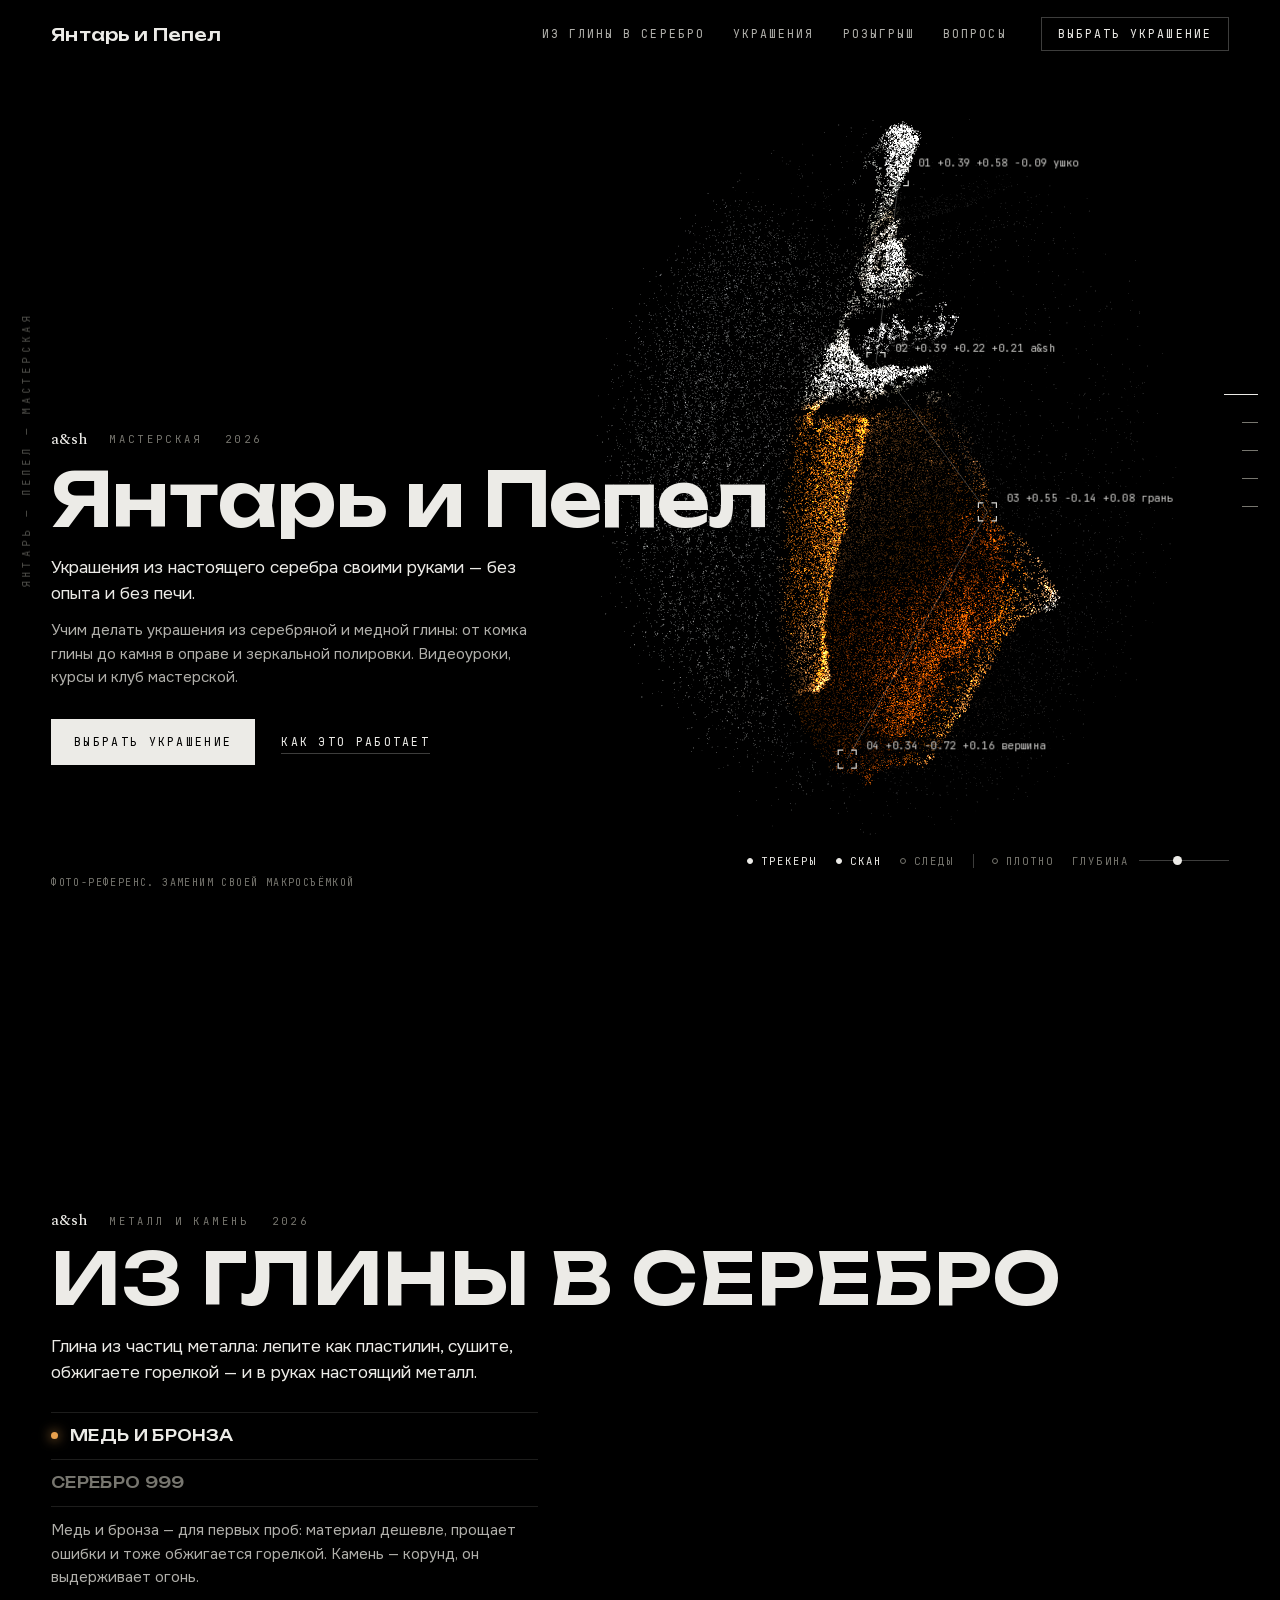
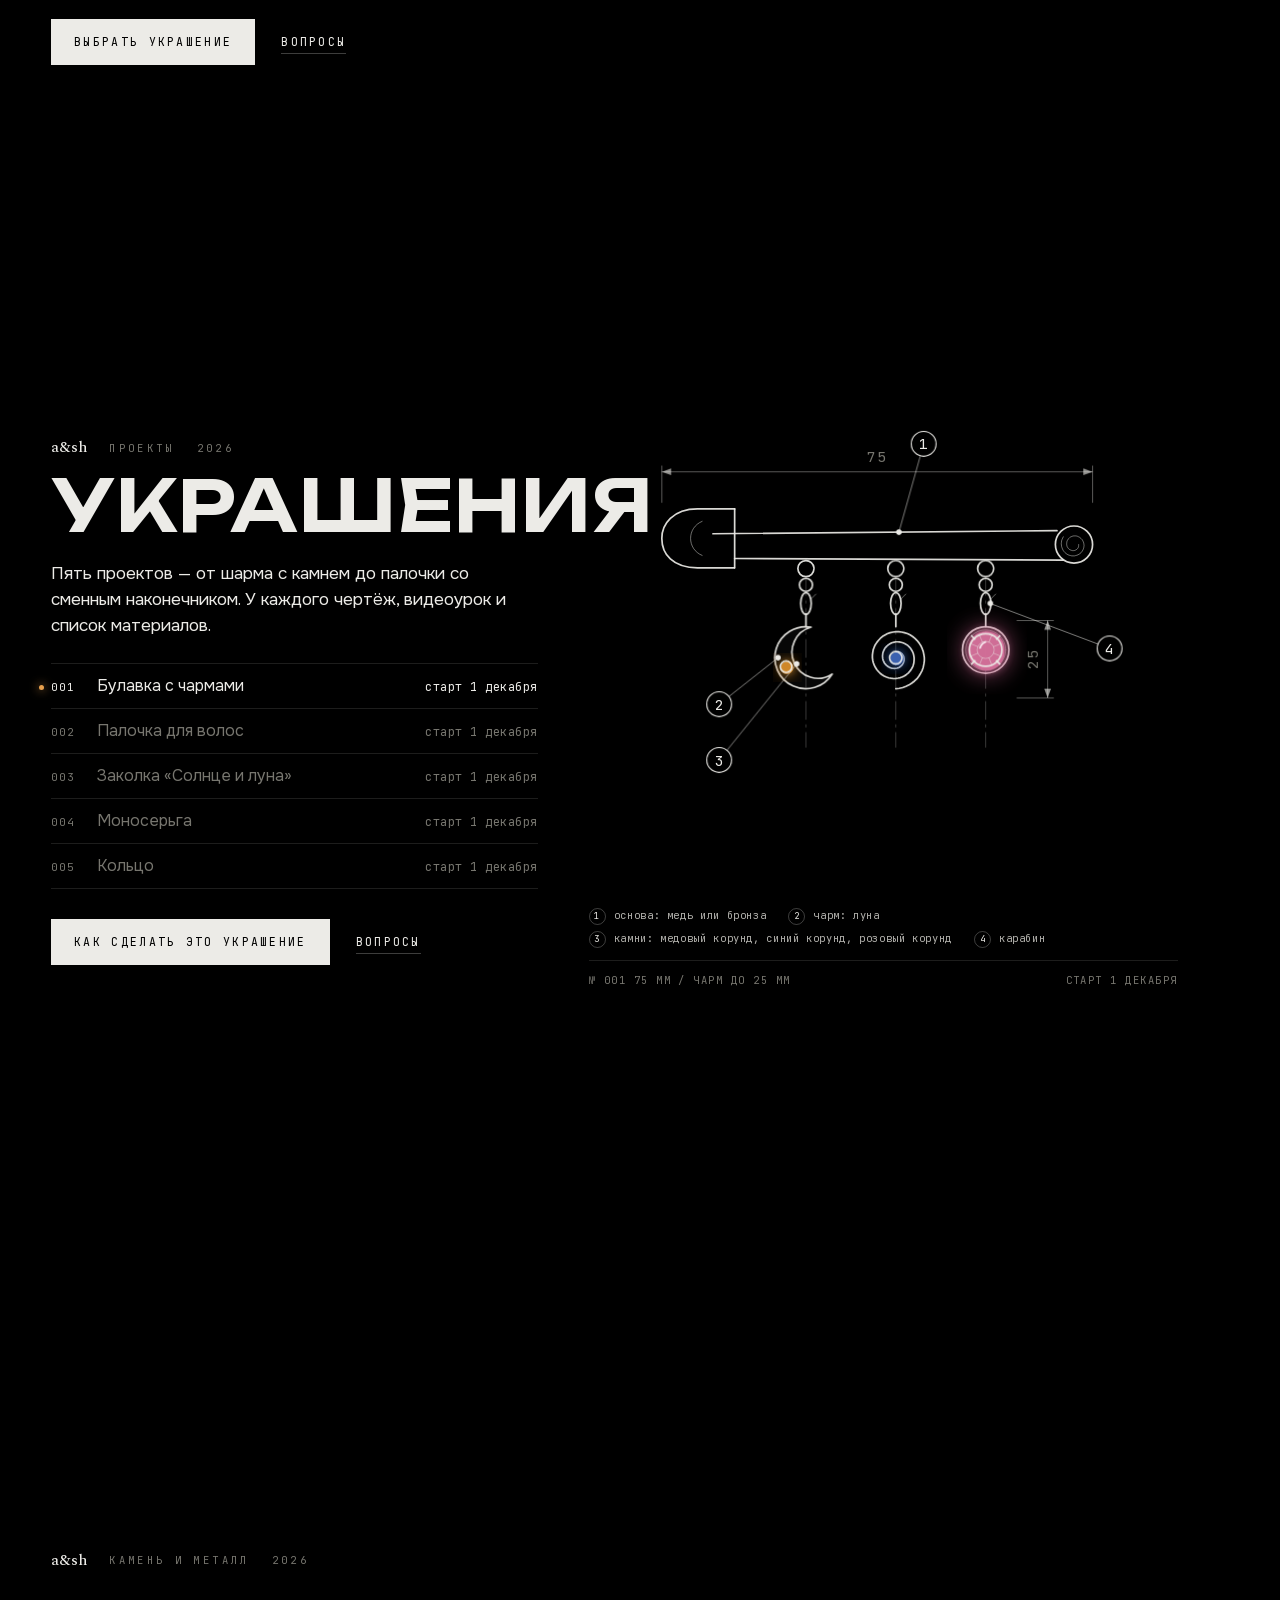
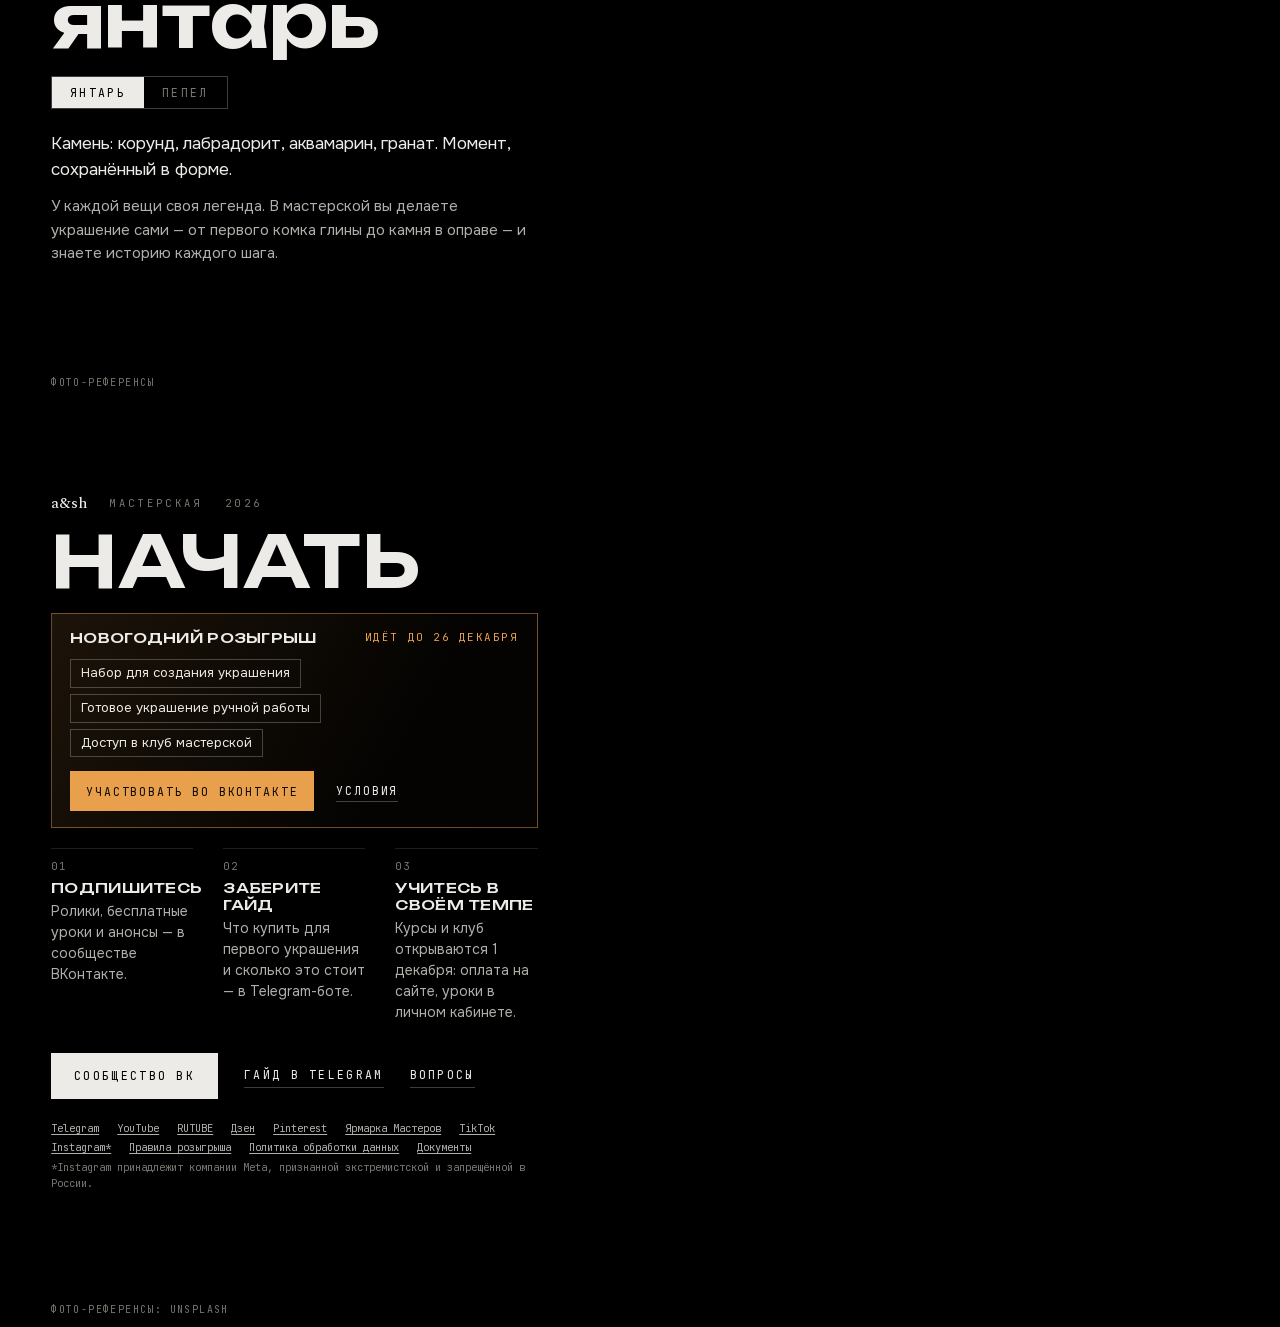
<file: index.html>
<!doctype html>
<html lang="ru">
<head>
  <meta charset="utf-8">
  <meta name="viewport" content="width=device-width, initial-scale=1, viewport-fit=cover">
  <title>Янтарь и Пепел — украшения из серебра своими руками</title>
  <meta name="description" content="Мастерская «Янтарь и Пепел»: учим делать украшения из настоящего серебра и меди своими руками — без опыта и без печи. Видеоуроки, курсы, клуб мастерской и новогодний розыгрыш.">
  <meta property="og:title" content="Янтарь и Пепел — украшения из серебра своими руками">
  <meta property="og:description" content="Серебро 999 пробы из глины: лепите, сушите, обжигаете горелкой. Курсы и видеоуроки без опыта и без печи.">
  <meta property="og:type" content="website">
  <meta property="og:url" content="https://yantaripepel.ru/">
  <meta property="og:image" content="https://yantaripepel.ru/assets/b/ref/hero-s.jpg">
  <meta property="og:locale" content="ru_RU">
  <link rel="canonical" href="https://yantaripepel.ru/">
  <meta name="theme-color" content="#000000">
  <link rel="icon" type="image/svg+xml" href="../assets/shared/favicon.svg">
  <link rel="stylesheet" href="../assets/shared/fonts.css?v=26">
  <link rel="preload" as="image" href="../assets/b/ref/hero-s.jpg">
  <link rel="modulepreload" href="../assets/b/vendor/three-0.160.0.module.min.js">
  <link rel="stylesheet" href="../assets/b/style.css?v=26">
  <script>if (window.matchMedia && matchMedia('(min-width: 900px) and (min-height: 640px)').matches) document.documentElement.classList.add('deck-mode');</script>
  <script type="importmap">{ "imports": { "three": "../assets/b/vendor/three-0.160.0.module.min.js" } }</script>
</head>
<body class="v-b">
  <svg class="defs" width="0" height="0" aria-hidden="true" focusable="false">
    <filter id="glow" x="-60%" y="-60%" width="220%" height="220%">
      <feGaussianBlur in="SourceGraphic" stdDeviation="3" result="b1"/>
      <feGaussianBlur in="SourceGraphic" stdDeviation="9" result="b2"/>
      <feMerge><feMergeNode in="b2"/><feMergeNode in="b1"/><feMergeNode in="SourceGraphic"/></feMerge>
    </filter>
  </svg>

  <canvas class="gl" aria-hidden="true"></canvas>
  <div class="trk" aria-hidden="true"><svg><path class="trk__link"/><path class="trk__mark"/></svg></div>

  <a class="skip" href="#pieces" data-go="2">К украшениям</a>

  <header class="bar">
    <a class="bar__mark" href="#stone" data-go="0" aria-label="Янтарь и Пепел, к первому слайду">Янтарь и Пепел</a>
    <nav class="bar__nav" aria-label="Разделы">
      <a href="#lines" data-go="1">Из глины в серебро</a>
      <a href="#pieces" data-go="2">Украшения</a>
      <a href="#preorder" data-go="4" data-gw-flag>Розыгрыш</a>
      <button type="button" data-faq>Вопросы</button>
    </nav>
    <a class="bar__cta" href="#pieces" data-go="2" data-cta>Выбрать украшение</a>
  </header>

  <p class="side" aria-hidden="true">янтарь — пепел — мастерская</p>

  <nav class="dots" aria-label="Слайды">
    <button type="button" data-go="0" aria-label="Мастерская"></button>
    <button type="button" data-go="1" aria-label="Из глины в серебро"></button>
    <button type="button" data-go="2" aria-label="Украшения"></button>
    <button type="button" data-go="3" aria-label="Янтарь и пепел"></button>
    <button type="button" data-go="4" aria-label="Начать"></button>
  </nav>

  <p class="count" aria-hidden="true"><b data-count>01</b><span> / 05</span></p>

  <div class="tools" role="group" aria-label="Вид облака точек">
    <button type="button" class="tool" data-tool="trackers" aria-pressed="true">Трекеры</button>
    <button type="button" class="tool" data-tool="scan" aria-pressed="true">Скан</button>
    <button type="button" class="tool" data-tool="trails" aria-pressed="false">Следы</button>
    <span class="tools__sep" aria-hidden="true"></span>
    <button type="button" class="tool" data-tool="dense" aria-pressed="false">Плотно</button>
    <label class="tools__range">Глубина<input type="range" min="0" max="2.4" step="0.1" value="1" data-depth></label>
  </div>

  <main class="deck">
    <section class="sl sl--stone" id="stone" data-scene="stone" aria-labelledby="t-stone">
      <img class="sl__still" src="../assets/b/ref/hero-s.jpg" alt="" aria-hidden="true">
      <div class="sl__copy">
        <p class="sl__tag"><span class="sl__mono">a&amp;sh</span><span data-phase>Мастерская</span><span>2026</span></p>
        <h1 class="sl__title" id="t-stone">Янтарь и Пепел</h1>
        <p class="sl__lead">Украшения из настоящего серебра своими руками — без опыта и без печи.</p>
        <p class="sl__note">Учим делать украшения из серебряной и медной глины: от комка глины до камня в оправе и зеркальной полировки. Видеоуроки, курсы и клуб мастерской.</p>
        <div class="sl__act">
          <button class="btn btn--light" type="button" data-go="2">Выбрать украшение</button>
          <button class="btn btn--text" type="button" data-go="1">Как это работает</button>
        </div>
      </div>
      <p class="sl__ref">Фото-референс. Заменим своей макросъёмкой</p>
    </section>

    <section class="sl sl--lines" id="lines" data-scene="line-classic" aria-labelledby="t-lines">
      <img class="sl__still" src="../assets/b/ref/line-rare.jpg" alt="" aria-hidden="true">
      <div class="sl__copy">
        <p class="sl__tag"><span class="sl__mono">a&amp;sh</span>Металл и камень<span>2026</span></p>
        <h2 class="sl__title" id="t-lines">Из глины в серебро</h2>
        <p class="sl__lead">Глина из частиц металла: лепите как пластилин, сушите, обжигаете горелкой — и в руках настоящий металл.</p>
        <div class="tabs" role="tablist" aria-label="Металл" aria-orientation="vertical" data-lines></div>
        <p class="sl__note" data-line-note aria-live="polite"></p>
        <div class="sl__act">
          <button class="btn btn--light" type="button" data-go="2">Выбрать украшение</button>
          <button class="btn btn--text" type="button" data-faq>Вопросы</button>
        </div>
      </div>
    </section>

    <section class="sl sl--pieces" id="pieces" data-scene="field" aria-labelledby="t-pieces">
      <div class="sl__copy">
        <p class="sl__tag"><span class="sl__mono">a&amp;sh</span>Проекты<span>2026</span></p>
        <h2 class="sl__title" id="t-pieces">Украшения</h2>
        <p class="sl__lead">Пять проектов — от шарма с камнем до палочки со сменным наконечником. У каждого чертёж, видеоурок и список материалов.</p>
        <ul class="pieces" data-pieces></ul>
        <div class="sl__act">
          <button class="btn btn--light" type="button" data-build>Как сделать это украшение</button>
          <button class="btn btn--text" type="button" data-faq>Вопросы</button>
        </div>
      </div>
      <figure class="stage" data-stage aria-live="polite">
        <div class="stage__art" data-stage-art></div>
        <ol class="stage__key" data-stage-key></ol>
        <figcaption class="stage__cap"><span data-stage-spec></span><span data-stage-status></span></figcaption>
      </figure>
    </section>

    <section class="sl sl--idea" id="idea" data-scene="amber" aria-labelledby="t-idea">
      <img class="sl__still" src="../assets/b/ref/amber-s.jpg" alt="" aria-hidden="true">
      <div class="sl__copy">
        <p class="sl__tag"><span class="sl__mono">a&amp;sh</span>Камень и металл<span>2026</span></p>
        <h2 class="sl__title" id="t-idea" data-duo-word>янтарь</h2>
        <div class="duo" role="group" aria-label="Янтарь и пепел">
          <button type="button" class="duo__b" data-duo="amber" aria-pressed="true">янтарь</button>
          <button type="button" class="duo__b" data-duo="ash" aria-pressed="false">пепел</button>
        </div>
        <p class="sl__lead" data-duo-text>Камень: корунд, лабрадорит, аквамарин, гранат. Момент, сохранённый в форме.</p>
        <p class="sl__note">У каждой вещи своя легенда. В мастерской вы делаете украшение сами — от первого комка глины до камня в оправе — и знаете историю каждого шага.</p>
      </div>
      <p class="sl__ref">Фото-референсы</p>
    </section>

    <section class="sl sl--order" id="preorder" data-scene="mono" aria-labelledby="t-order">
      <div class="sl__copy">
        <p class="sl__tag"><span class="sl__mono">a&amp;sh</span><span data-phase>Мастерская</span><span>2026</span></p>
        <h2 class="sl__title" id="t-order">Начать</h2>
        <div class="gw" data-gw>
          <p class="gw__k"><span data-gw-title>Новогодний розыгрыш</span><span class="gw__when" data-gw-when></span></p>
          <ul class="gw__prizes" data-gw-prizes></ul>
          <p class="gw__act"><a class="gw__go" data-gw-post href="https://vk.ru/yantaripepel" target="_blank" rel="noopener">Участвовать во ВКонтакте</a><button class="gw__rules" type="button" data-faq="giveaway">Условия</button></p>
          <p class="gw__winners" data-gw-winners hidden></p>
        </div>
        <ol class="steps">
          <li><b>Подпишитесь</b><span>Ролики, бесплатные уроки и анонсы — в сообществе ВКонтакте.</span></li>
          <li><b>Заберите гайд</b><span>Что купить для первого украшения и сколько это стоит — в Telegram-боте.</span></li>
          <li><b>Учитесь в своём темпе</b><span>Курсы и клуб открываются <time data-launch>1 декабря</time>: оплата на сайте, уроки в личном кабинете.</span></li>
        </ol>
        <div class="sl__act">
          <a class="btn btn--light" data-form="waitlist" href="#" target="_blank" rel="noopener" hidden>Записаться на старт</a>
          <a class="btn btn--light" data-link="vk" href="https://vk.ru/yantaripepel" target="_blank" rel="noopener">Сообщество ВК</a>
          <a class="btn btn--text" data-link="bot" href="https://t.me/yantaripepel_bot" target="_blank" rel="noopener">Гайд в Telegram</a>
          <button class="btn btn--text" type="button" data-faq>Вопросы</button>
        </div>
        <p class="sl__fine">
          <a data-link="telegram" href="#" target="_blank" rel="noopener" hidden>Telegram</a>
          <a data-link="youtube" href="#" target="_blank" rel="noopener" hidden>YouTube</a>
          <a data-link="rutube" href="#" target="_blank" rel="noopener" hidden>RUTUBE</a>
          <a data-link="dzen" href="#" target="_blank" rel="noopener" hidden>Дзен</a>
          <a data-link="pinterest" href="#" target="_blank" rel="noopener" hidden>Pinterest</a>
          <a data-link="livemaster" href="#" target="_blank" rel="noopener" hidden>Ярмарка Мастеров</a>
          <a data-link="tiktok" href="#" target="_blank" rel="noopener" hidden>TikTok</a>
          <a data-link="instagram" href="#" target="_blank" rel="noopener" hidden>Instagram*</a>
          <a href="../legal/rozygrysh.html">Правила розыгрыша</a>
          <a href="../legal/privacy.html">Политика обработки данных</a>
          <a href="../legal/index.html">Документы</a>
          <span class="sl__fine-note" data-link-note="instagram" hidden>*Instagram принадлежит компании Meta, признанной экстремистской и запрещённой в России.</span>
        </p>
      </div>
      <p class="sl__ref">Фото-референсы: Unsplash</p>
    </section>
  </main>

  <div class="faq" id="faq" role="dialog" aria-modal="true" aria-labelledby="faq-title" hidden>
    <div class="faq__panel">
      <button class="faq__x" type="button" aria-label="Закрыть вопросы"><span></span></button>
      <h2 class="faq__title" id="faq-title">Вопросы</h2>
      <details><summary>Нужен ли опыт?</summary><p>Нет. Курс начинается с нуля: что такое серебряная глина, какие инструменты купить, как раскатать, высушить, обжечь и отполировать. Первое украшение — шарм с камнем — получается за выходные.</p></details>
      <details><summary>Нужна ли ювелирная печь?</summary><p>Нет. Серебряную глину, которую мы используем в курсе, обжигают обычной бутановой горелкой на огнеупорной плитке. Печь понадобится только для крупных изделий и бронзы — об этом скажем в уроках.</p></details>
      <details><summary>Это правда серебро?</summary><p>Да. Глина состоит из мелких частиц серебра, связующего и воды. При обжиге связующее сгорает, частицы спекаются — получается серебро 999 пробы. Медная глина после обжига становится медью.</p></details>
      <details><summary>Сколько стоит начать?</summary><p>Инструменты недорогие, основная статья — глина. Список с ценами и ссылками — в бесплатном гайде в нашем Telegram-боте и в каждом уроке в разделе «Что понадобится». Начать дешевле можно с медной глины.</p></details>
      <details><summary>Как получить доступ к урокам?</summary><p>Оплачиваете курс или урок на сайте — уроки сразу открываются в личном кабинете. Смотреть можно с телефона и компьютера. Продажи откроются <time data-launch>1 декабря</time>.</p></details>
      <details><summary>Чем курс отличается от урока и клуба?</summary><p>Урок — один проект, например кольцо с камнем. Курс — несколько проектов и все основы: материал, сушка, обжиг, полировка. Клуб — подписка на месяц: вся библиотека уроков, новый проект каждый месяц, разборы ваших работ и чат.</p></details>
      <details><summary>Сколько стоят уроки, курс и клуб?</summary><p>Урок по одному украшению — <span data-price="urok-sharm">390 ₽</span>. Курс «Моё первое украшение из серебряной глины» — <span data-price="pervoe-ukrashenie">2 900 ₽</span>. Клуб — <span data-price="klub">790 ₽</span>. Материалы и инструменты покупаются отдельно, список с ценами — в каждом уроке.</p></details>
      <details><summary>Сколько длится доступ?</summary><p>Курсы и уроки — без срока, пересматривайте сколько угодно. Клуб — пока действует подписка.</p></details>
      <details><summary>Можно подарить курс?</summary><p>Да. Напишите нам в сообщество ВКонтакте — пришлём код доступа, который получатель активирует в личном кабинете.</p></details>
      <details id="faq-giveaway"><summary>Новогодний розыгрыш: как участвовать?</summary>
        <ol class="faq__steps" data-gw-steps></ol>
        <p data-gw-dates></p>
        <p>Призы: набор для создания украшения, готовое украшение ручной работы и доступ в клуб мастерской. Участие бесплатное. <a href="../legal/rozygrysh.html">Полные правила</a>.</p>
      </details>
      <details><summary>Безопасно ли работать с горелкой?</summary><p>Да, если соблюдать простые правила: огнеупорная поверхность, открытое окно, волосы собраны, рядом ничего горючего. При шлифовке сухой глины — респиратор. В уроках показываем всё на своём рабочем месте.</p></details>
      <p class="faq__fine">Мастерская «Янтарь и Пепел». Вопросы — в сообществе <a href="https://vk.ru/yantaripepel" target="_blank" rel="noopener">vk.ru/yantaripepel</a> или на почту yantaripepel@gmail.com. <a href="../legal/index.html">Документы</a>: политика, согласия, оферта, правила розыгрыша.</p>
    </div>
  </div>

  <script src="../assets/shared/catalog.js?v=26" defer></script>
  <script src="../assets/shared/shop.js?v=26" defer></script>
  <script src="../assets/shared/drawings.js?v=26" defer></script>
  <script src="../assets/shared/preorder.js?v=26" defer></script>
  <script src="../assets/b/cloud.js?v=26" defer></script>
  <script src="../assets/b/main.js?v=26" defer></script>
  <!-- 3D-изделия: Three.js лежит на сайте (CDN jsDelivr из России недоступен); без WebGL на сцене остаётся чертёж -->
  <script type="module" src="../assets/b/models.js?v=26"></script>
</body>
</html>
</file>
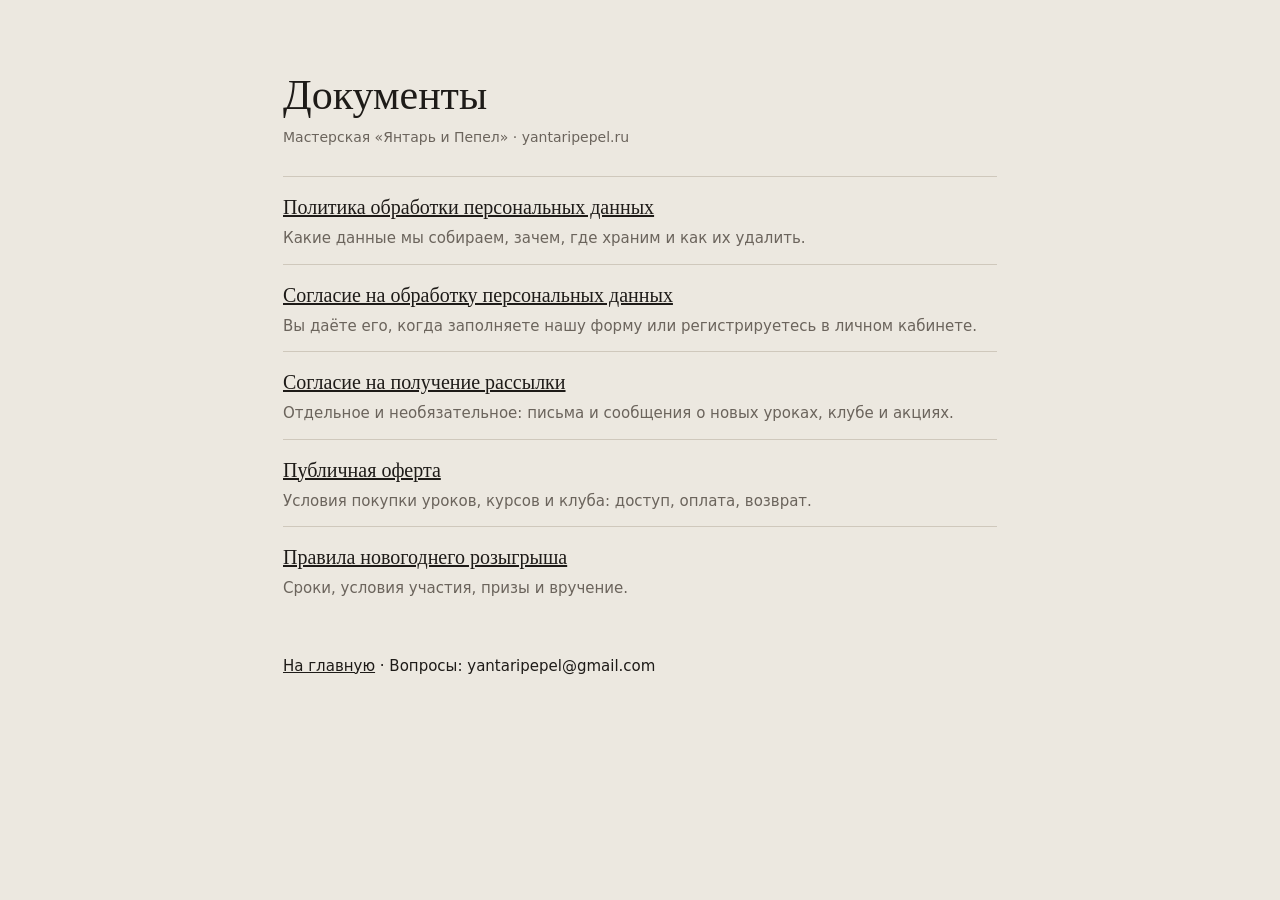
<file: legal/index.html>
<!doctype html>
<html lang="ru">
<head>
<meta charset="utf-8">
<meta name="viewport" content="width=device-width, initial-scale=1">
<title>Документы — Янтарь и Пепел</title>
<link rel="stylesheet" href="legal.css?v=1">
<link rel="icon" type="image/svg+xml" href="../assets/shared/favicon.svg">
</head>
<body>
<main>
<h1>Документы</h1>
<p class="ed">Мастерская «Янтарь и Пепел» · yantaripepel.ru</p>
<ul class="docs">
  <li><a href="privacy.html">Политика обработки персональных данных</a><p>Какие данные мы собираем, зачем, где храним и как их удалить.</p></li>
  <li><a href="soglasie.html">Согласие на обработку персональных данных</a><p>Вы даёте его, когда заполняете нашу форму или регистрируетесь в личном кабинете.</p></li>
  <li><a href="rassylka.html">Согласие на получение рассылки</a><p>Отдельное и необязательное: письма и сообщения о новых уроках, клубе и акциях.</p></li>
  <li><a href="oferta.html">Публичная оферта</a><p>Условия покупки уроков, курсов и клуба: доступ, оплата, возврат.</p></li>
  <li><a href="rozygrysh.html">Правила новогоднего розыгрыша</a><p>Сроки, условия участия, призы и вручение.</p></li>
</ul>
<p class="foot"><a href="../">На главную</a> · Вопросы: yantaripepel@gmail.com</p>
</main>
</body>
</html>
</file>
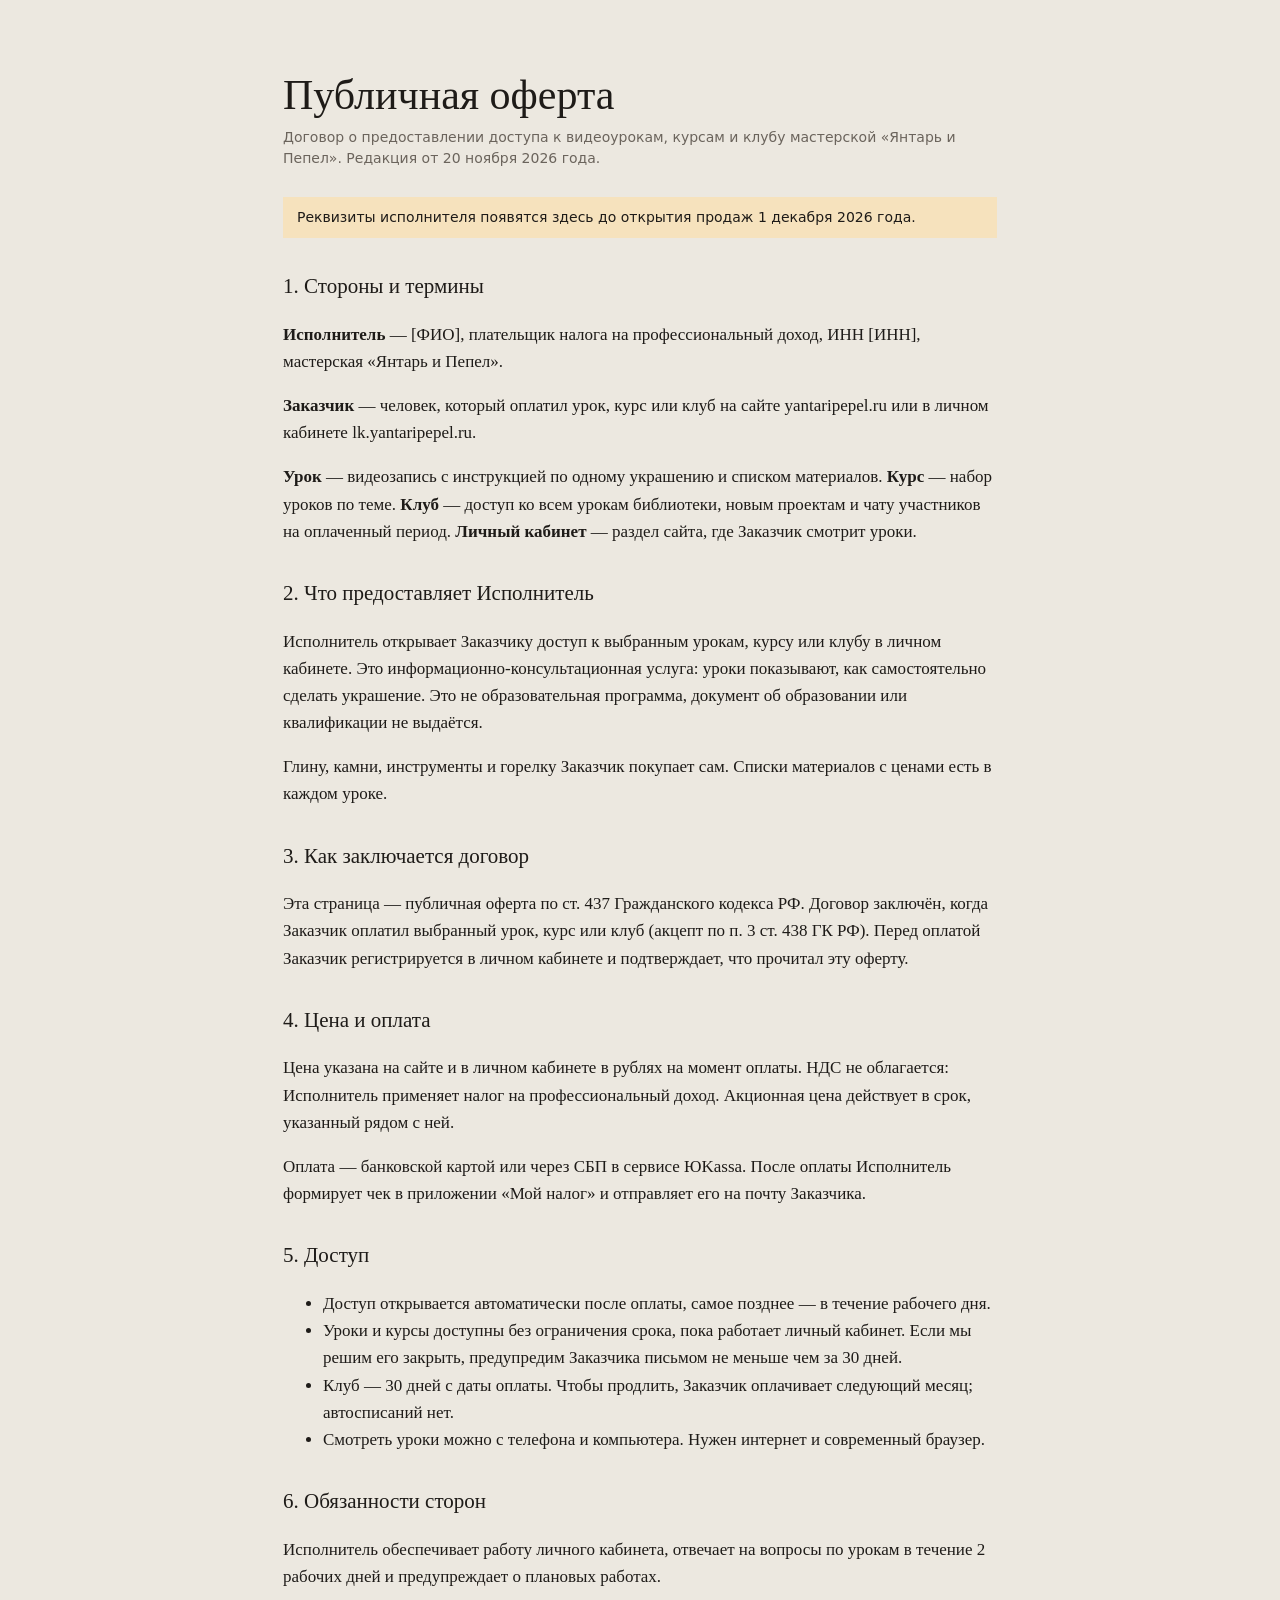
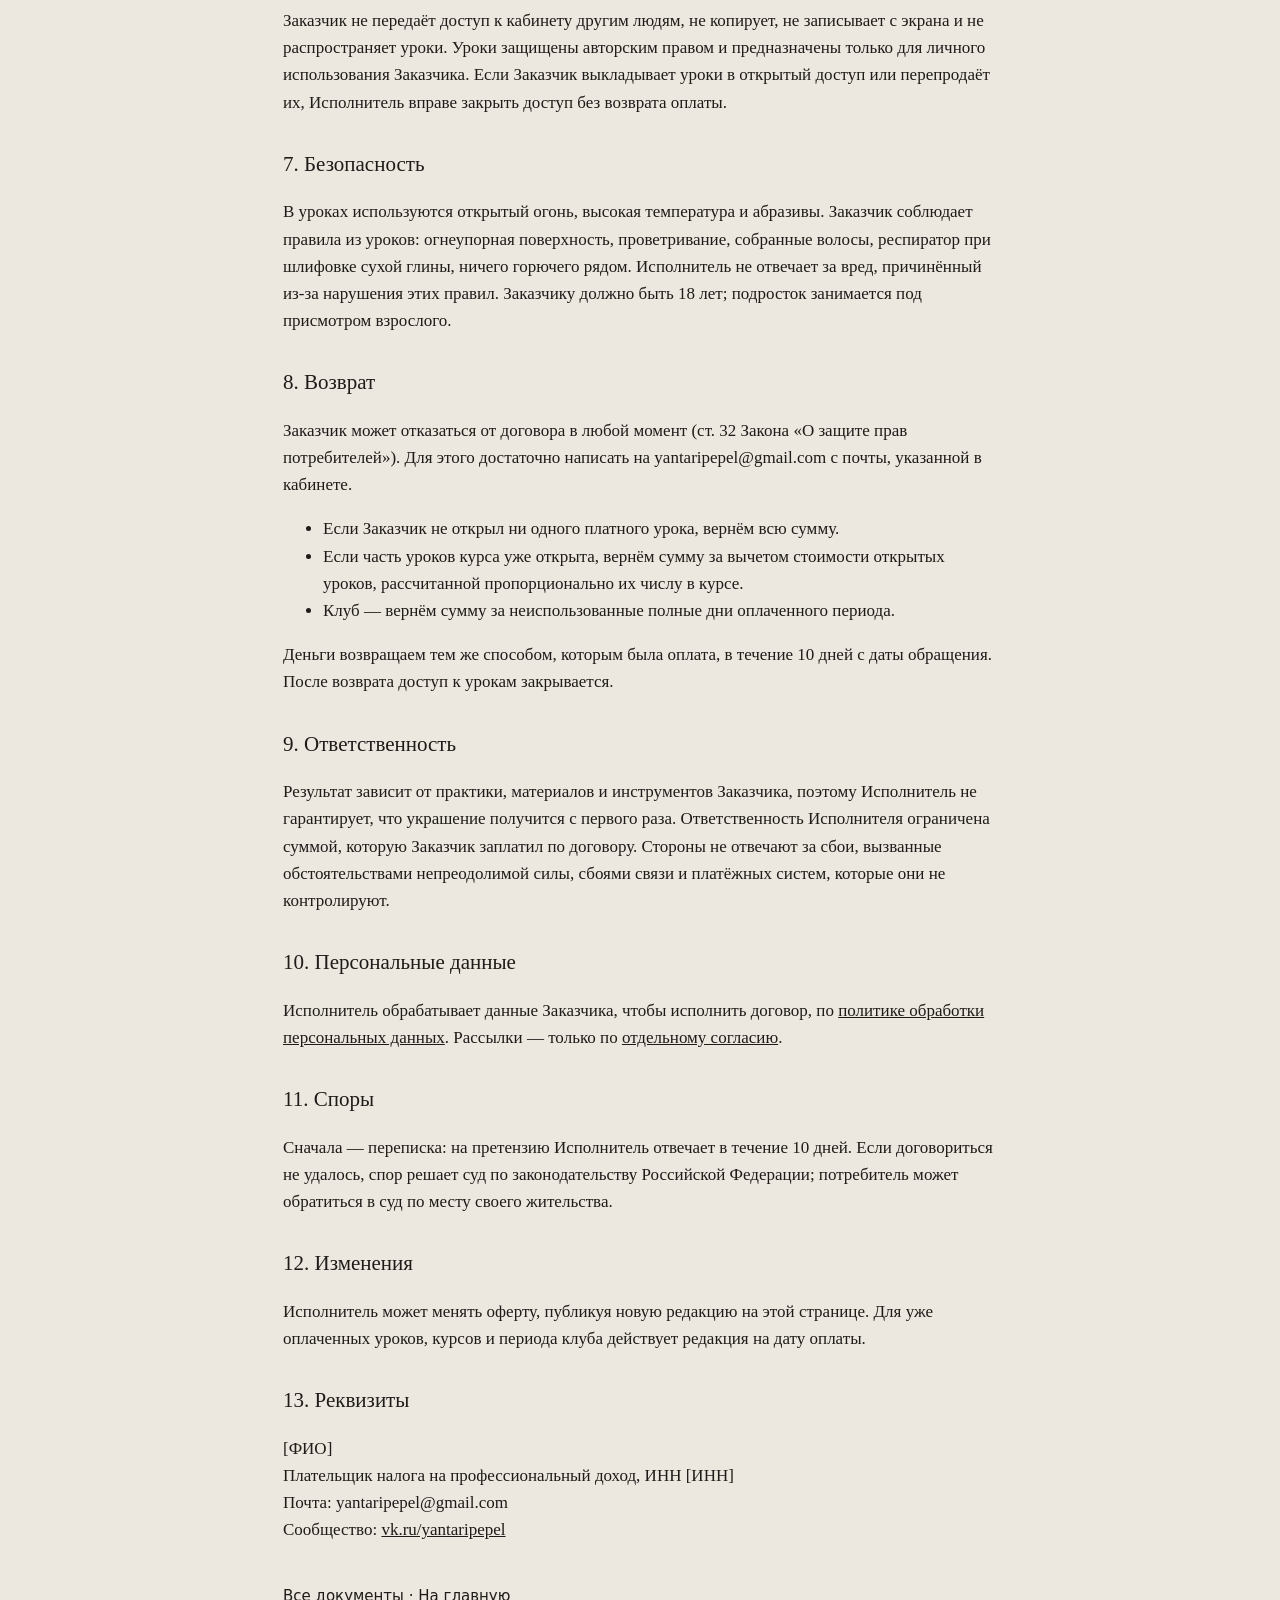
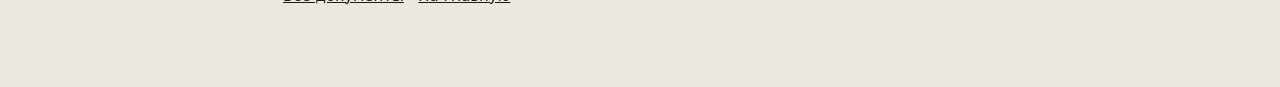
<file: legal/oferta.html>
<!doctype html>
<html lang="ru">
<head>
<meta charset="utf-8">
<meta name="viewport" content="width=device-width, initial-scale=1">
<title>Публичная оферта — Янтарь и Пепел</title>
<link rel="stylesheet" href="legal.css?v=1">
<link rel="icon" type="image/svg+xml" href="../assets/shared/favicon.svg">
</head>
<body>
<main>
<h1>Публичная оферта</h1>
<p class="ed">Договор о предоставлении доступа к видеоурокам, курсам и клубу мастерской «Янтарь и Пепел». Редакция от 20 ноября 2026 года.</p>
<p class="note">Реквизиты исполнителя появятся здесь до открытия продаж 1 декабря 2026 года.</p>

<h2>1. Стороны и термины</h2>
<p><b>Исполнитель</b> — [ФИО], плательщик налога на профессиональный доход, ИНН [ИНН], мастерская «Янтарь и Пепел».</p>
<p><b>Заказчик</b> — человек, который оплатил урок, курс или клуб на сайте yantaripepel.ru или в личном кабинете lk.yantaripepel.ru.</p>
<p><b>Урок</b> — видеозапись с инструкцией по одному украшению и списком материалов. <b>Курс</b> — набор уроков по теме. <b>Клуб</b> — доступ ко всем урокам библиотеки, новым проектам и чату участников на оплаченный период. <b>Личный кабинет</b> — раздел сайта, где Заказчик смотрит уроки.</p>

<h2>2. Что предоставляет Исполнитель</h2>
<p>Исполнитель открывает Заказчику доступ к выбранным урокам, курсу или клубу в личном кабинете. Это информационно-консультационная услуга: уроки показывают, как самостоятельно сделать украшение. Это не образовательная программа, документ об образовании или квалификации не выдаётся.</p>
<p>Глину, камни, инструменты и горелку Заказчик покупает сам. Списки материалов с ценами есть в каждом уроке.</p>

<h2>3. Как заключается договор</h2>
<p>Эта страница — публичная оферта по ст. 437 Гражданского кодекса РФ. Договор заключён, когда Заказчик оплатил выбранный урок, курс или клуб (акцепт по п. 3 ст. 438 ГК РФ). Перед оплатой Заказчик регистрируется в личном кабинете и подтверждает, что прочитал эту оферту.</p>

<h2>4. Цена и оплата</h2>
<p>Цена указана на сайте и в личном кабинете в рублях на момент оплаты. НДС не облагается: Исполнитель применяет налог на профессиональный доход. Акционная цена действует в срок, указанный рядом с ней.</p>
<p>Оплата — банковской картой или через СБП в сервисе ЮKassa. После оплаты Исполнитель формирует чек в приложении «Мой налог» и отправляет его на почту Заказчика.</p>

<h2>5. Доступ</h2>
<ul>
  <li>Доступ открывается автоматически после оплаты, самое позднее — в течение рабочего дня.</li>
  <li>Уроки и курсы доступны без ограничения срока, пока работает личный кабинет. Если мы решим его закрыть, предупредим Заказчика письмом не меньше чем за 30 дней.</li>
  <li>Клуб — 30 дней с даты оплаты. Чтобы продлить, Заказчик оплачивает следующий месяц; автосписаний нет.</li>
  <li>Смотреть уроки можно с телефона и компьютера. Нужен интернет и современный браузер.</li>
</ul>

<h2>6. Обязанности сторон</h2>
<p>Исполнитель обеспечивает работу личного кабинета, отвечает на вопросы по урокам в течение 2 рабочих дней и предупреждает о плановых работах.</p>
<p>Заказчик не передаёт доступ к кабинету другим людям, не копирует, не записывает с экрана и не распространяет уроки. Уроки защищены авторским правом и предназначены только для личного использования Заказчика. Если Заказчик выкладывает уроки в открытый доступ или перепродаёт их, Исполнитель вправе закрыть доступ без возврата оплаты.</p>

<h2>7. Безопасность</h2>
<p>В уроках используются открытый огонь, высокая температура и абразивы. Заказчик соблюдает правила из уроков: огнеупорная поверхность, проветривание, собранные волосы, респиратор при шлифовке сухой глины, ничего горючего рядом. Исполнитель не отвечает за вред, причинённый из-за нарушения этих правил. Заказчику должно быть 18 лет; подросток занимается под присмотром взрослого.</p>

<h2>8. Возврат</h2>
<p>Заказчик может отказаться от договора в любой момент (ст. 32 Закона «О защите прав потребителей»). Для этого достаточно написать на yantaripepel@gmail.com с почты, указанной в кабинете.</p>
<ul>
  <li>Если Заказчик не открыл ни одного платного урока, вернём всю сумму.</li>
  <li>Если часть уроков курса уже открыта, вернём сумму за вычетом стоимости открытых уроков, рассчитанной пропорционально их числу в курсе.</li>
  <li>Клуб — вернём сумму за неиспользованные полные дни оплаченного периода.</li>
</ul>
<p>Деньги возвращаем тем же способом, которым была оплата, в течение 10 дней с даты обращения. После возврата доступ к урокам закрывается.</p>

<h2>9. Ответственность</h2>
<p>Результат зависит от практики, материалов и инструментов Заказчика, поэтому Исполнитель не гарантирует, что украшение получится с первого раза. Ответственность Исполнителя ограничена суммой, которую Заказчик заплатил по договору. Стороны не отвечают за сбои, вызванные обстоятельствами непреодолимой силы, сбоями связи и платёжных систем, которые они не контролируют.</p>

<h2>10. Персональные данные</h2>
<p>Исполнитель обрабатывает данные Заказчика, чтобы исполнить договор, по <a href="privacy.html">политике обработки персональных данных</a>. Рассылки — только по <a href="rassylka.html">отдельному согласию</a>.</p>

<h2>11. Споры</h2>
<p>Сначала — переписка: на претензию Исполнитель отвечает в течение 10 дней. Если договориться не удалось, спор решает суд по законодательству Российской Федерации; потребитель может обратиться в суд по месту своего жительства.</p>

<h2>12. Изменения</h2>
<p>Исполнитель может менять оферту, публикуя новую редакцию на этой странице. Для уже оплаченных уроков, курсов и периода клуба действует редакция на дату оплаты.</p>

<h2>13. Реквизиты</h2>
<p>[ФИО]<br>Плательщик налога на профессиональный доход, ИНН [ИНН]<br>Почта: yantaripepel@gmail.com<br>Сообщество: <a href="https://vk.ru/yantaripepel">vk.ru/yantaripepel</a></p>

<p class="foot"><a href="index.html">Все документы</a> · <a href="../">На главную</a></p>
</main>
</body>
</html>
</file>
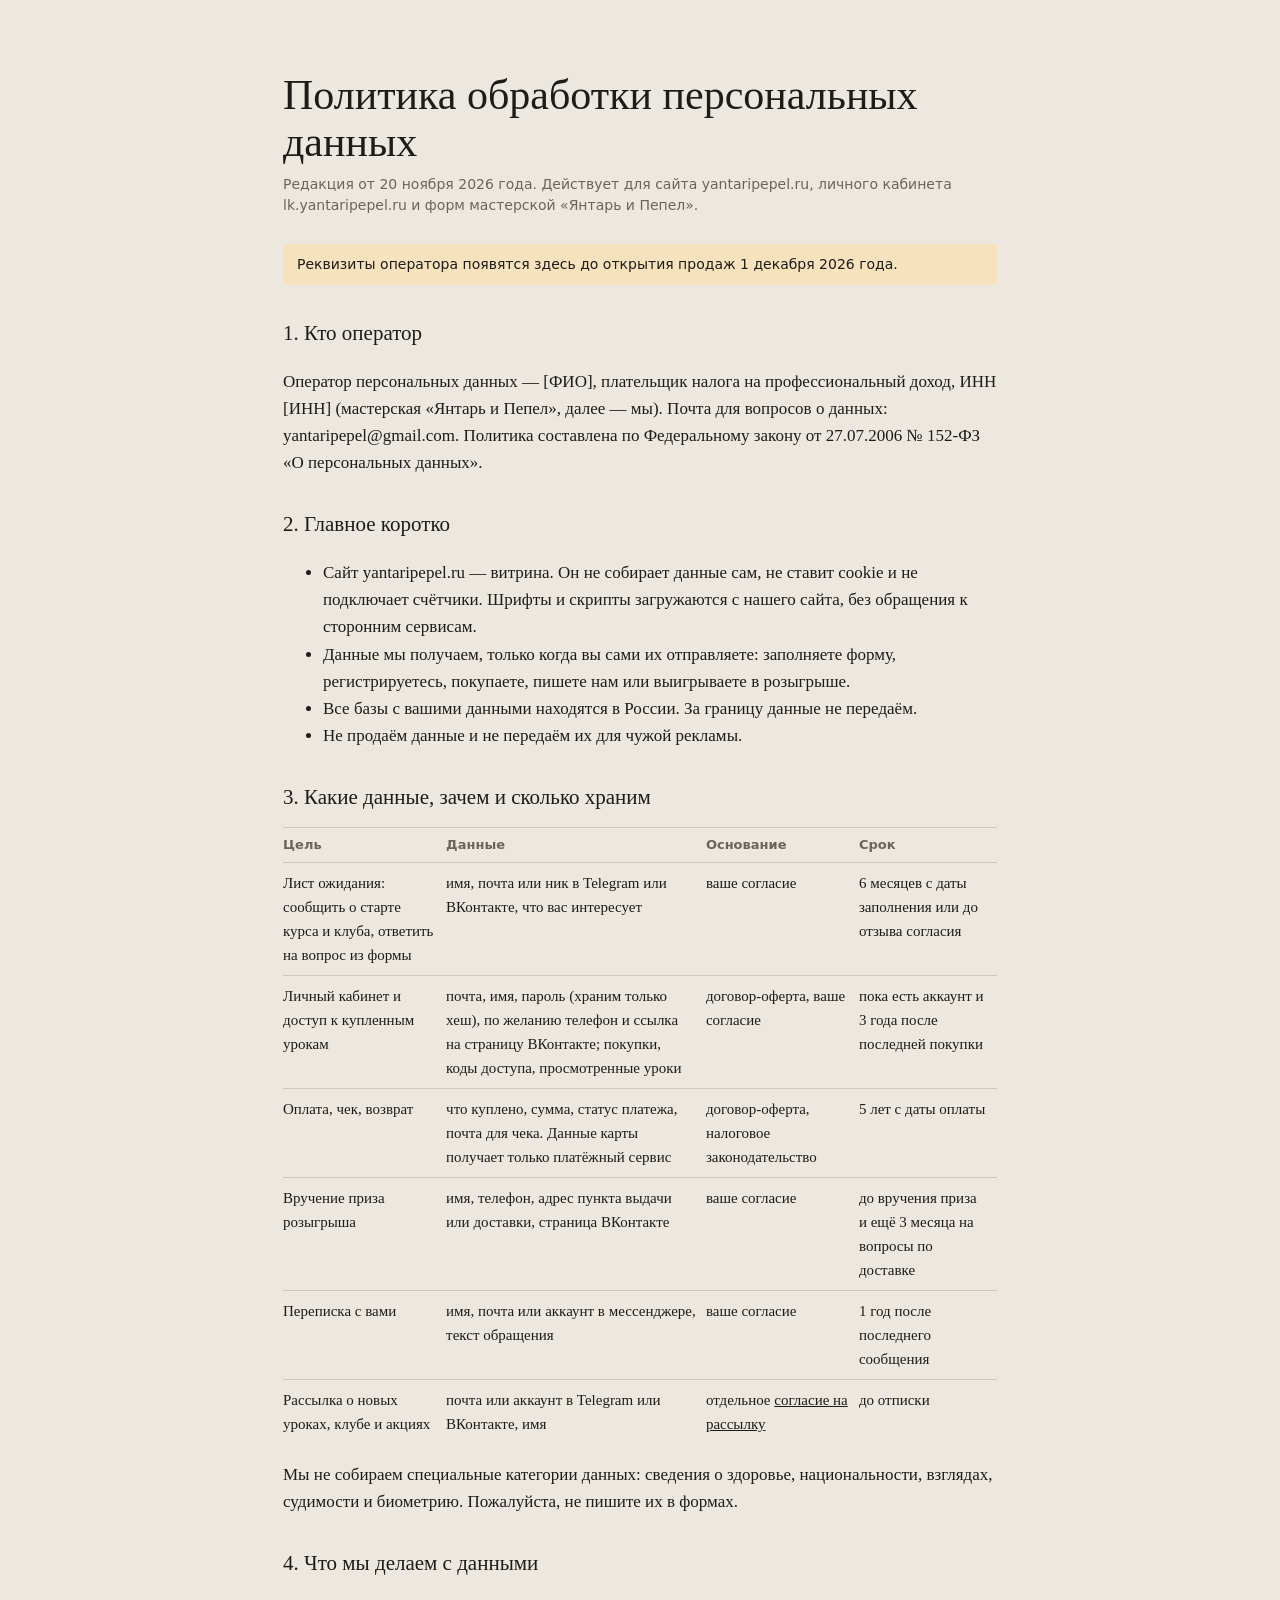
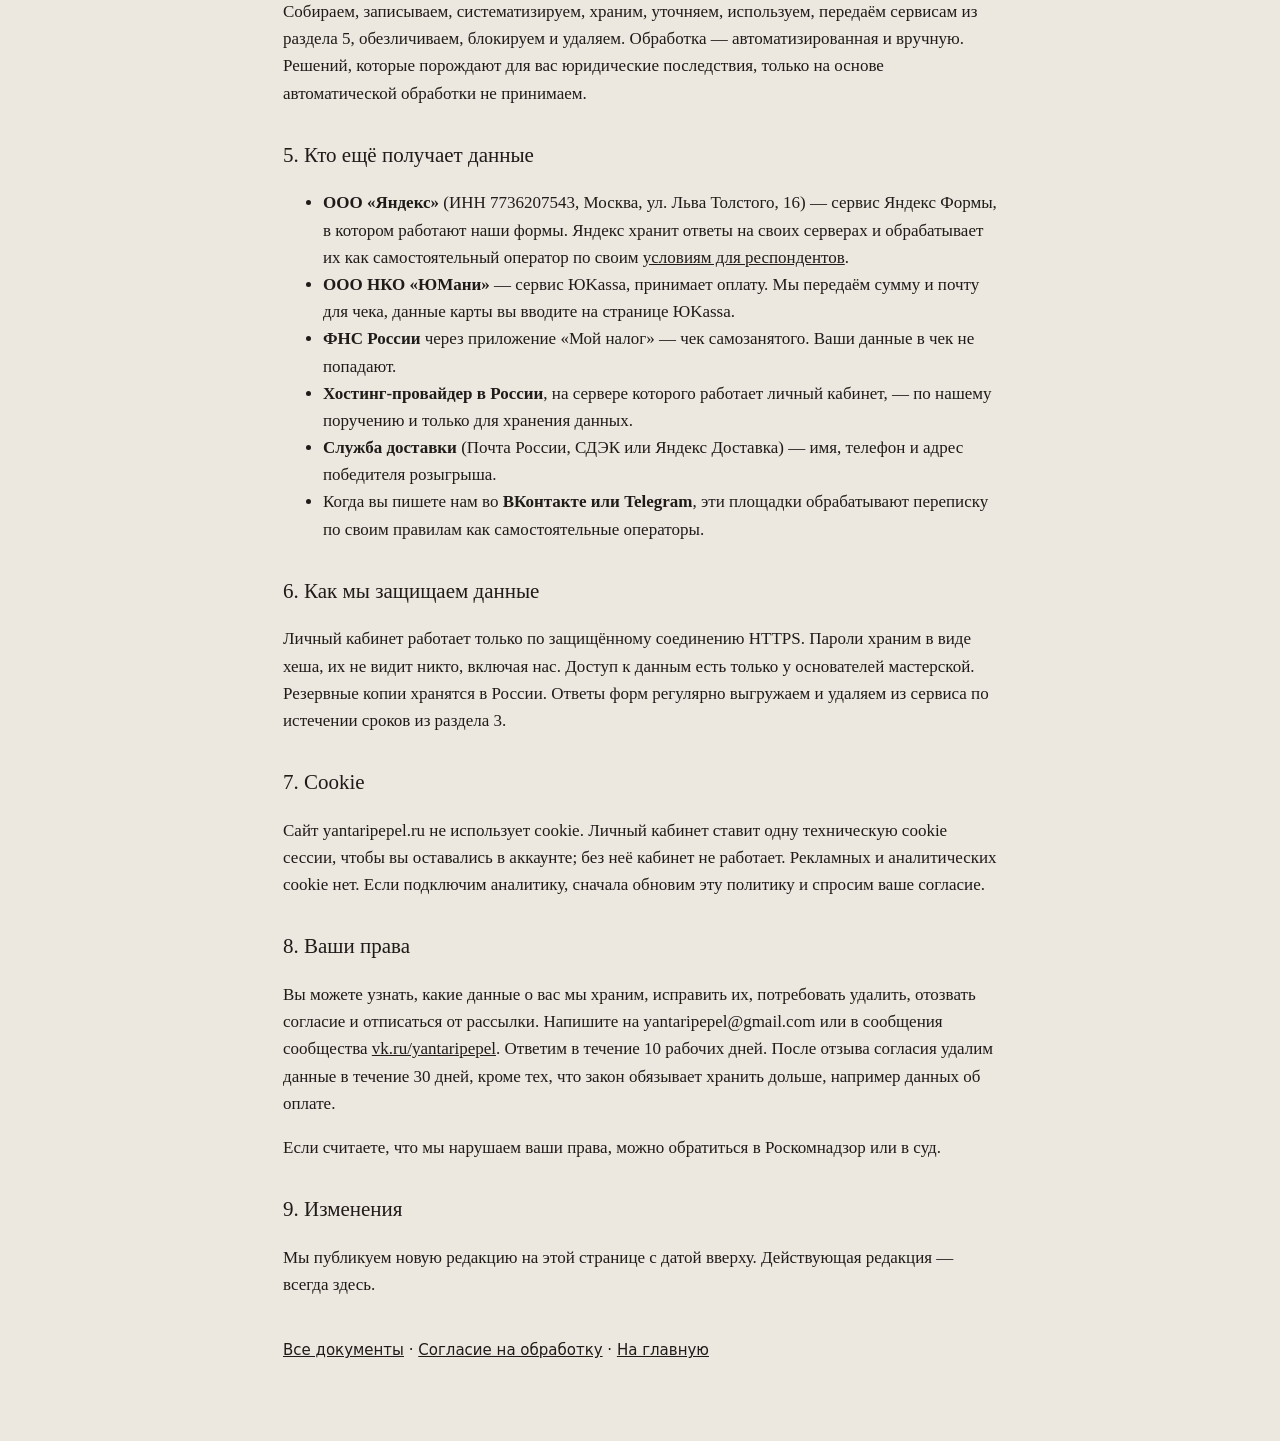
<file: legal/privacy.html>
<!doctype html>
<html lang="ru">
<head>
<meta charset="utf-8">
<meta name="viewport" content="width=device-width, initial-scale=1">
<title>Политика обработки персональных данных — Янтарь и Пепел</title>
<link rel="stylesheet" href="legal.css?v=1">
<link rel="icon" type="image/svg+xml" href="../assets/shared/favicon.svg">
</head>
<body>
<main>
<h1>Политика обработки персональных данных</h1>
<p class="ed">Редакция от 20 ноября 2026 года. Действует для сайта yantaripepel.ru, личного кабинета lk.yantaripepel.ru и форм мастерской «Янтарь и Пепел».</p>
<p class="note">Реквизиты оператора появятся здесь до открытия продаж 1 декабря 2026 года.</p>

<h2>1. Кто оператор</h2>
<p>Оператор персональных данных — [ФИО], плательщик налога на профессиональный доход, ИНН [ИНН] (мастерская «Янтарь и Пепел», далее — мы). Почта для вопросов о данных: yantaripepel@gmail.com. Политика составлена по Федеральному закону от 27.07.2006 № 152-ФЗ «О персональных данных».</p>

<h2>2. Главное коротко</h2>
<ul>
  <li>Сайт yantaripepel.ru — витрина. Он не собирает данные сам, не ставит cookie и не подключает счётчики. Шрифты и скрипты загружаются с нашего сайта, без обращения к сторонним сервисам.</li>
  <li>Данные мы получаем, только когда вы сами их отправляете: заполняете форму, регистрируетесь, покупаете, пишете нам или выигрываете в розыгрыше.</li>
  <li>Все базы с вашими данными находятся в России. За границу данные не передаём.</li>
  <li>Не продаём данные и не передаём их для чужой рекламы.</li>
</ul>

<h2>3. Какие данные, зачем и сколько храним</h2>
<table>
  <thead><tr><th>Цель</th><th>Данные</th><th>Основание</th><th>Срок</th></tr></thead>
  <tbody>
    <tr><td data-h="Цель">Лист ожидания: сообщить о старте курса и клуба, ответить на вопрос из формы</td><td data-h="Данные">имя, почта или ник в Telegram или ВКонтакте, что вас интересует</td><td data-h="Основание">ваше согласие</td><td data-h="Срок">6 месяцев с даты заполнения или до отзыва согласия</td></tr>
    <tr><td data-h="Цель">Личный кабинет и доступ к купленным урокам</td><td data-h="Данные">почта, имя, пароль (храним только хеш), по желанию телефон и ссылка на страницу ВКонтакте; покупки, коды доступа, просмотренные уроки</td><td data-h="Основание">договор-оферта, ваше согласие</td><td data-h="Срок">пока есть аккаунт и 3 года после последней покупки</td></tr>
    <tr><td data-h="Цель">Оплата, чек, возврат</td><td data-h="Данные">что куплено, сумма, статус платежа, почта для чека. Данные карты получает только платёжный сервис</td><td data-h="Основание">договор-оферта, налоговое законодательство</td><td data-h="Срок">5 лет с даты оплаты</td></tr>
    <tr><td data-h="Цель">Вручение приза розыгрыша</td><td data-h="Данные">имя, телефон, адрес пункта выдачи или доставки, страница ВКонтакте</td><td data-h="Основание">ваше согласие</td><td data-h="Срок">до вручения приза и ещё 3 месяца на вопросы по доставке</td></tr>
    <tr><td data-h="Цель">Переписка с вами</td><td data-h="Данные">имя, почта или аккаунт в мессенджере, текст обращения</td><td data-h="Основание">ваше согласие</td><td data-h="Срок">1 год после последнего сообщения</td></tr>
    <tr><td data-h="Цель">Рассылка о новых уроках, клубе и акциях</td><td data-h="Данные">почта или аккаунт в Telegram или ВКонтакте, имя</td><td data-h="Основание">отдельное <a href="rassylka.html">согласие на рассылку</a></td><td data-h="Срок">до отписки</td></tr>
  </tbody>
</table>
<p>Мы не собираем специальные категории данных: сведения о здоровье, национальности, взглядах, судимости и биометрию. Пожалуйста, не пишите их в формах.</p>

<h2>4. Что мы делаем с данными</h2>
<p>Собираем, записываем, систематизируем, храним, уточняем, используем, передаём сервисам из раздела 5, обезличиваем, блокируем и удаляем. Обработка — автоматизированная и вручную. Решений, которые порождают для вас юридические последствия, только на основе автоматической обработки не принимаем.</p>

<h2>5. Кто ещё получает данные</h2>
<ul>
  <li><b>ООО «Яндекс»</b> (ИНН 7736207543, Москва, ул. Льва Толстого, 16) — сервис Яндекс Формы, в котором работают наши формы. Яндекс хранит ответы на своих серверах и обрабатывает их как самостоятельный оператор по своим <a href="https://yandex.ru/legal/forms_respondents/" rel="noopener">условиям для респондентов</a>.</li>
  <li><b>ООО НКО «ЮМани»</b> — сервис ЮKassa, принимает оплату. Мы передаём сумму и почту для чека, данные карты вы вводите на странице ЮKassa.</li>
  <li><b>ФНС России</b> через приложение «Мой налог» — чек самозанятого. Ваши данные в чек не попадают.</li>
  <li><b>Хостинг-провайдер в России</b>, на сервере которого работает личный кабинет, — по нашему поручению и только для хранения данных.</li>
  <li><b>Служба доставки</b> (Почта России, СДЭК или Яндекс Доставка) — имя, телефон и адрес победителя розыгрыша.</li>
  <li>Когда вы пишете нам во <b>ВКонтакте или Telegram</b>, эти площадки обрабатывают переписку по своим правилам как самостоятельные операторы.</li>
</ul>

<h2>6. Как мы защищаем данные</h2>
<p>Личный кабинет работает только по защищённому соединению HTTPS. Пароли храним в виде хеша, их не видит никто, включая нас. Доступ к данным есть только у основателей мастерской. Резервные копии хранятся в России. Ответы форм регулярно выгружаем и удаляем из сервиса по истечении сроков из раздела 3.</p>

<h2>7. Cookie</h2>
<p>Сайт yantaripepel.ru не использует cookie. Личный кабинет ставит одну техническую cookie сессии, чтобы вы оставались в аккаунте; без неё кабинет не работает. Рекламных и аналитических cookie нет. Если подключим аналитику, сначала обновим эту политику и спросим ваше согласие.</p>

<h2>8. Ваши права</h2>
<p>Вы можете узнать, какие данные о вас мы храним, исправить их, потребовать удалить, отозвать согласие и отписаться от рассылки. Напишите на yantaripepel@gmail.com или в сообщения сообщества <a href="https://vk.ru/yantaripepel">vk.ru/yantaripepel</a>. Ответим в течение 10 рабочих дней. После отзыва согласия удалим данные в течение 30 дней, кроме тех, что закон обязывает хранить дольше, например данных об оплате.</p>
<p>Если считаете, что мы нарушаем ваши права, можно обратиться в Роскомнадзор или в суд.</p>

<h2>9. Изменения</h2>
<p>Мы публикуем новую редакцию на этой странице с датой вверху. Действующая редакция — всегда здесь.</p>

<p class="foot"><a href="index.html">Все документы</a> · <a href="soglasie.html">Согласие на обработку</a> · <a href="../">На главную</a></p>
</main>
</body>
</html>
</file>
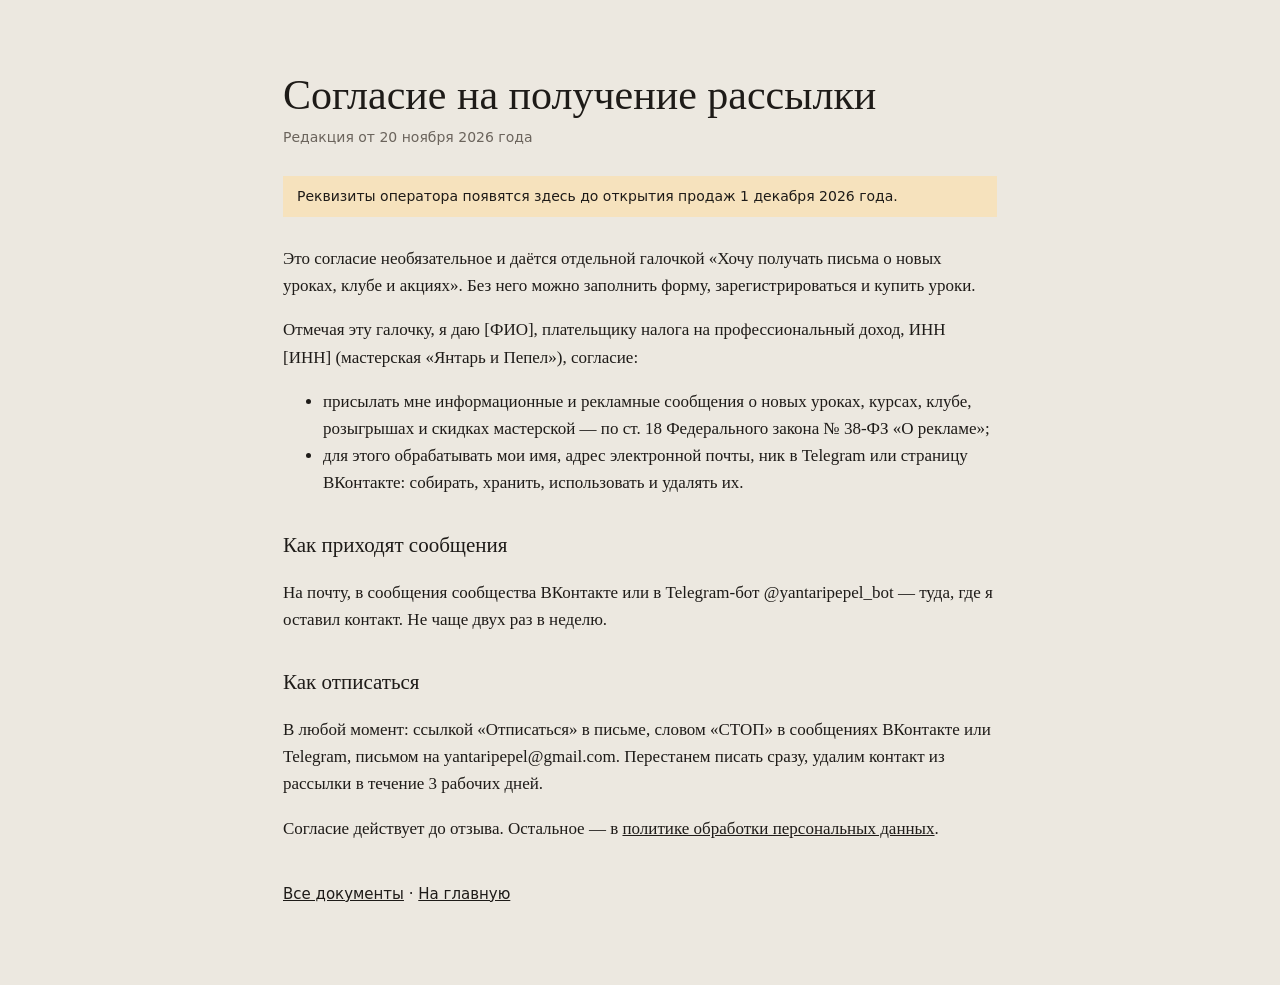
<file: legal/rassylka.html>
<!doctype html>
<html lang="ru">
<head>
<meta charset="utf-8">
<meta name="viewport" content="width=device-width, initial-scale=1">
<title>Согласие на получение рассылки — Янтарь и Пепел</title>
<link rel="stylesheet" href="legal.css?v=1">
<link rel="icon" type="image/svg+xml" href="../assets/shared/favicon.svg">
</head>
<body>
<main>
<h1>Согласие на получение рассылки</h1>
<p class="ed">Редакция от 20 ноября 2026 года</p>
<p class="note">Реквизиты оператора появятся здесь до открытия продаж 1 декабря 2026 года.</p>

<p>Это согласие необязательное и даётся отдельной галочкой «Хочу получать письма о новых уроках, клубе и акциях». Без него можно заполнить форму, зарегистрироваться и купить уроки.</p>

<p>Отмечая эту галочку, я даю [ФИО], плательщику налога на профессиональный доход, ИНН [ИНН] (мастерская «Янтарь и Пепел»), согласие:</p>
<ul>
  <li>присылать мне информационные и рекламные сообщения о новых уроках, курсах, клубе, розыгрышах и скидках мастерской — по ст. 18 Федерального закона № 38-ФЗ «О рекламе»;</li>
  <li>для этого обрабатывать мои имя, адрес электронной почты, ник в Telegram или страницу ВКонтакте: собирать, хранить, использовать и удалять их.</li>
</ul>

<h2>Как приходят сообщения</h2>
<p>На почту, в сообщения сообщества ВКонтакте или в Telegram-бот @yantaripepel_bot — туда, где я оставил контакт. Не чаще двух раз в неделю.</p>

<h2>Как отписаться</h2>
<p>В любой момент: ссылкой «Отписаться» в письме, словом «СТОП» в сообщениях ВКонтакте или Telegram, письмом на yantaripepel@gmail.com. Перестанем писать сразу, удалим контакт из рассылки в течение 3 рабочих дней.</p>

<p>Согласие действует до отзыва. Остальное — в <a href="privacy.html">политике обработки персональных данных</a>.</p>

<p class="foot"><a href="index.html">Все документы</a> · <a href="../">На главную</a></p>
</main>
</body>
</html>
</file>
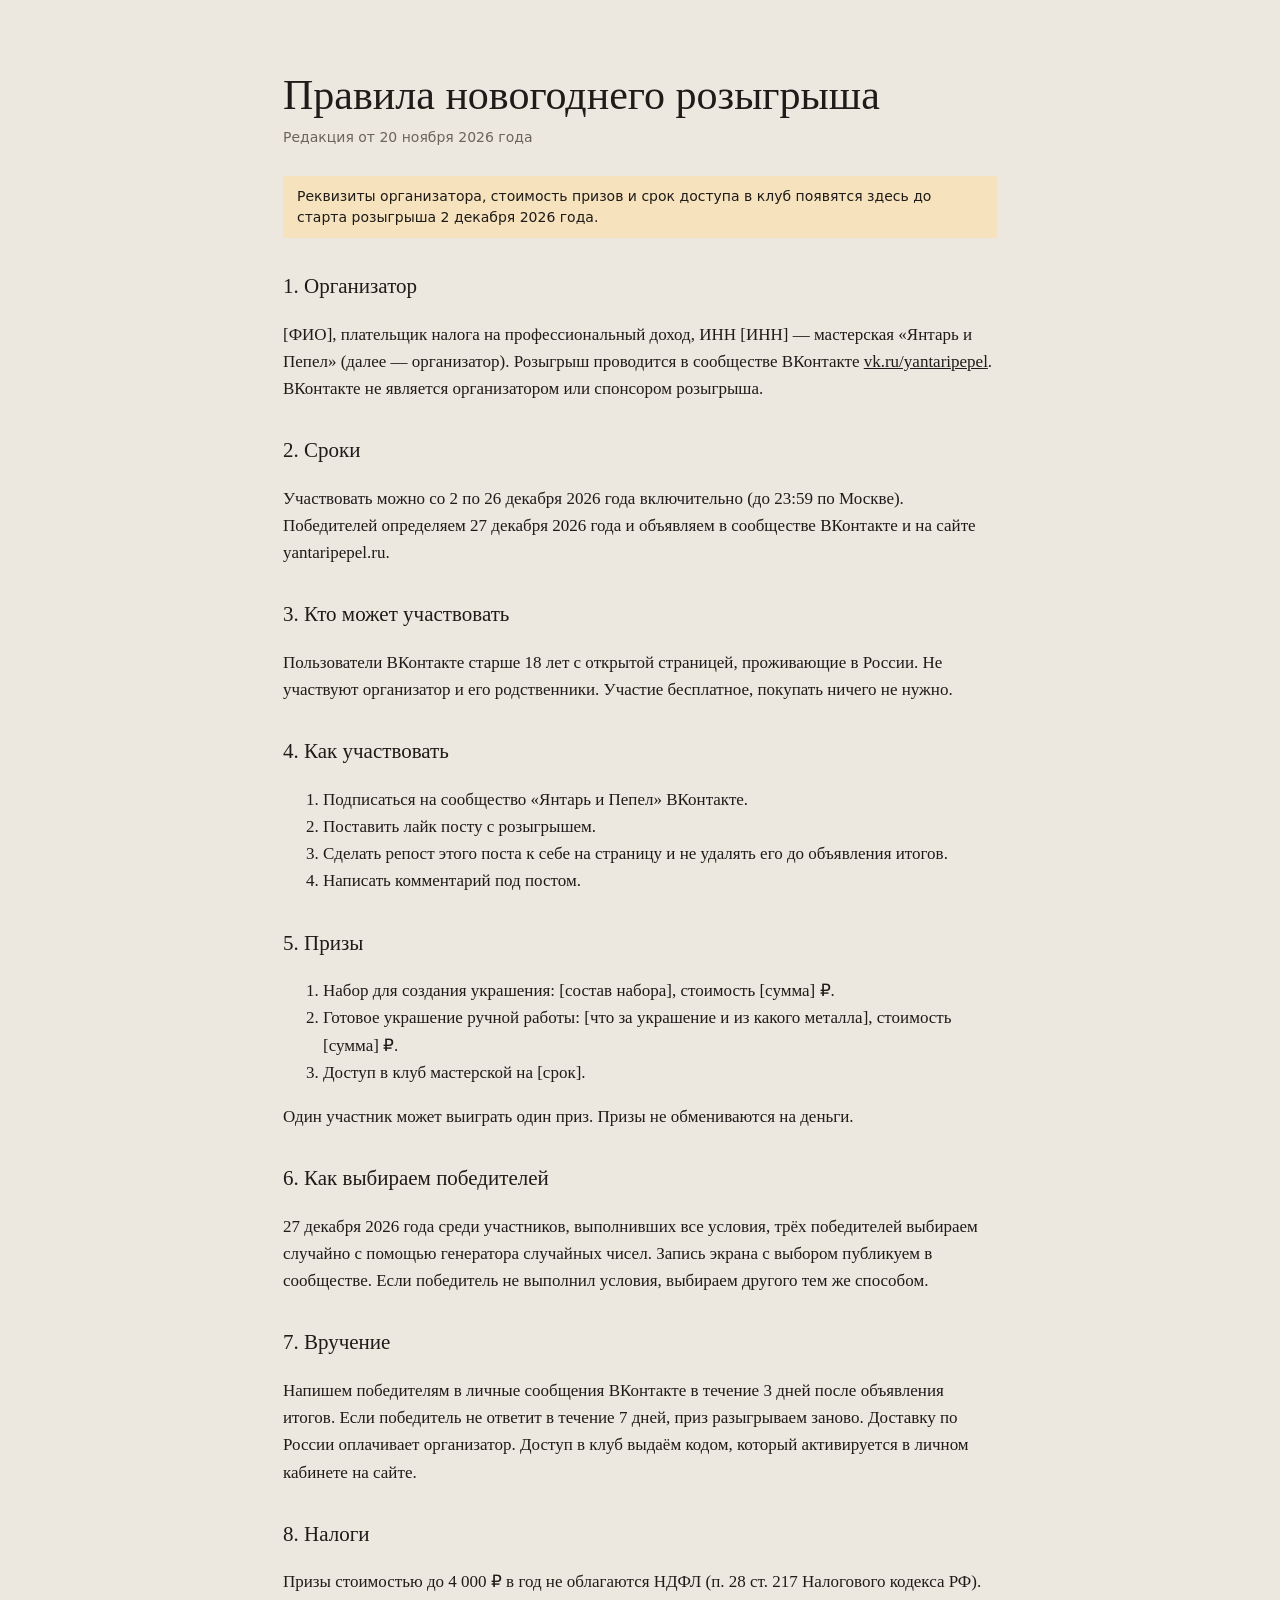
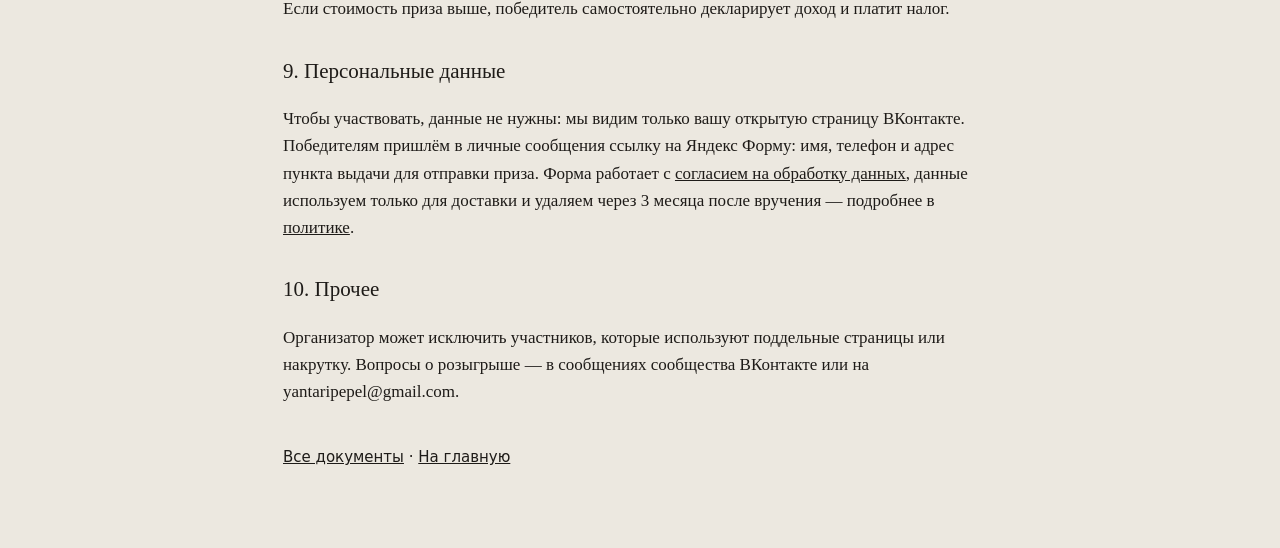
<file: legal/rozygrysh.html>
<!doctype html>
<html lang="ru">
<head>
  <meta charset="utf-8">
  <meta name="viewport" content="width=device-width, initial-scale=1">
  <title>Правила новогоднего розыгрыша — Янтарь и Пепел</title>
  <link rel="stylesheet" href="legal.css?v=1">
<link rel="icon" type="image/svg+xml" href="../assets/shared/favicon.svg">
</head>
<body>
<main>
  <h1>Правила новогоднего розыгрыша</h1>
  <p class="ed">Редакция от 20 ноября 2026 года</p>
  <p class="note">Реквизиты организатора, стоимость призов и срок доступа в клуб появятся здесь до старта розыгрыша 2 декабря 2026 года.</p>

  <h2>1. Организатор</h2>
  <p>[ФИО], плательщик налога на профессиональный доход, ИНН [ИНН] — мастерская «Янтарь и Пепел» (далее — организатор). Розыгрыш проводится в сообществе ВКонтакте <a href="https://vk.ru/yantaripepel">vk.ru/yantaripepel</a>. ВКонтакте не является организатором или спонсором розыгрыша.</p>

  <h2>2. Сроки</h2>
  <p>Участвовать можно со 2 по 26 декабря 2026 года включительно (до 23:59 по Москве). Победителей определяем 27 декабря 2026 года и объявляем в сообществе ВКонтакте и на сайте yantaripepel.ru.</p>

  <h2>3. Кто может участвовать</h2>
  <p>Пользователи ВКонтакте старше 18 лет с открытой страницей, проживающие в России. Не участвуют организатор и его родственники. Участие бесплатное, покупать ничего не нужно.</p>

  <h2>4. Как участвовать</h2>
  <ol>
    <li>Подписаться на сообщество «Янтарь и Пепел» ВКонтакте.</li>
    <li>Поставить лайк посту с розыгрышем.</li>
    <li>Сделать репост этого поста к себе на страницу и не удалять его до объявления итогов.</li>
    <li>Написать комментарий под постом.</li>
  </ol>

  <h2>5. Призы</h2>
  <ol>
    <li>Набор для создания украшения: [состав набора], стоимость [сумма] ₽.</li>
    <li>Готовое украшение ручной работы: [что за украшение и из какого металла], стоимость [сумма] ₽.</li>
    <li>Доступ в клуб мастерской на [срок].</li>
  </ol>
  <p>Один участник может выиграть один приз. Призы не обмениваются на деньги.</p>

  <h2>6. Как выбираем победителей</h2>
  <p>27 декабря 2026 года среди участников, выполнивших все условия, трёх победителей выбираем случайно с помощью генератора случайных чисел. Запись экрана с выбором публикуем в сообществе. Если победитель не выполнил условия, выбираем другого тем же способом.</p>

  <h2>7. Вручение</h2>
  <p>Напишем победителям в личные сообщения ВКонтакте в течение 3 дней после объявления итогов. Если победитель не ответит в течение 7 дней, приз разыгрываем заново. Доставку по России оплачивает организатор. Доступ в клуб выдаём кодом, который активируется в личном кабинете на сайте.</p>

  <h2>8. Налоги</h2>
  <p>Призы стоимостью до 4 000 ₽ в год не облагаются НДФЛ (п. 28 ст. 217 Налогового кодекса РФ). Если стоимость приза выше, победитель самостоятельно декларирует доход и платит налог.</p>

  <h2>9. Персональные данные</h2>
  <p>Чтобы участвовать, данные не нужны: мы видим только вашу открытую страницу ВКонтакте. Победителям пришлём в личные сообщения ссылку на Яндекс Форму: имя, телефон и адрес пункта выдачи для отправки приза. Форма работает с <a href="soglasie.html">согласием на обработку данных</a>, данные используем только для доставки и удаляем через 3 месяца после вручения — подробнее в <a href="privacy.html">политике</a>.</p>

  <h2>10. Прочее</h2>
  <p>Организатор может исключить участников, которые используют поддельные страницы или накрутку. Вопросы о розыгрыше — в сообщениях сообщества ВКонтакте или на yantaripepel@gmail.com.</p>

  <p class="foot"><a href="index.html">Все документы</a> · <a href="../">На главную</a></p>
</main>
</body>
</html>
</file>
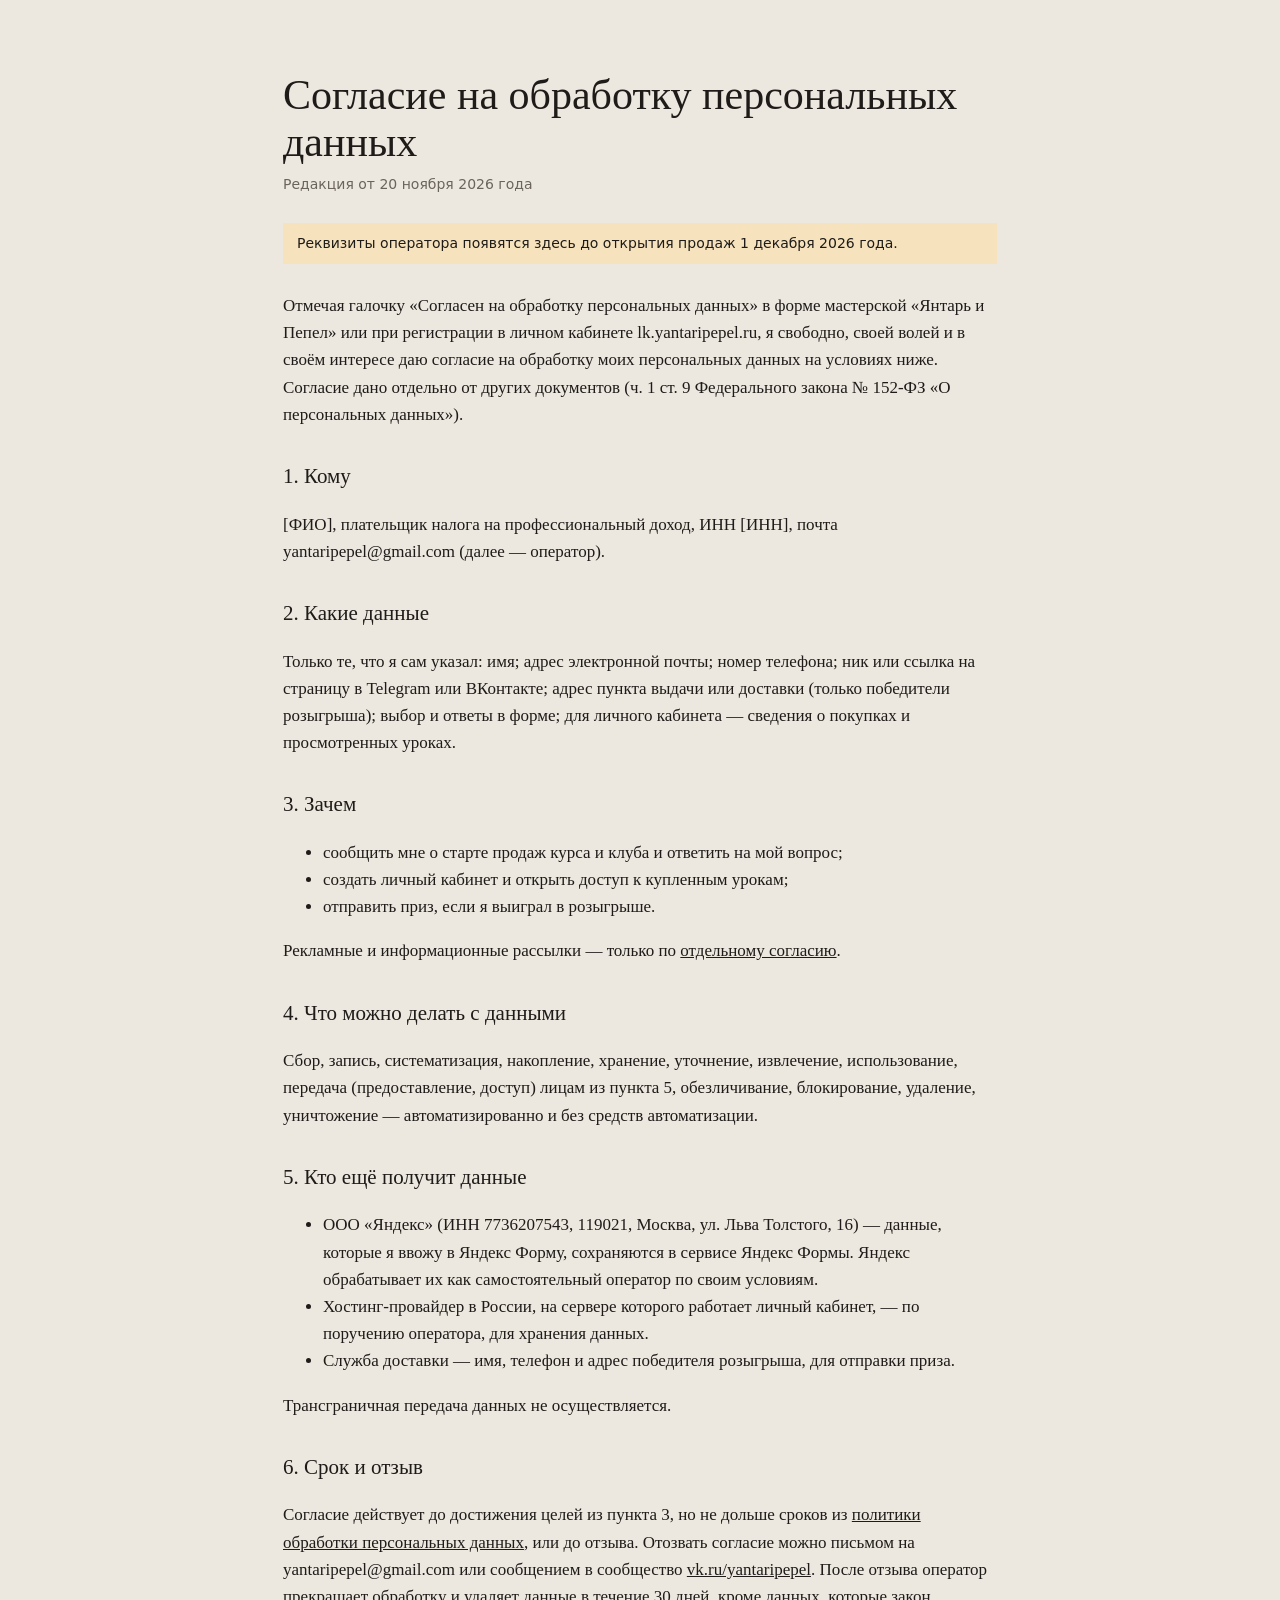
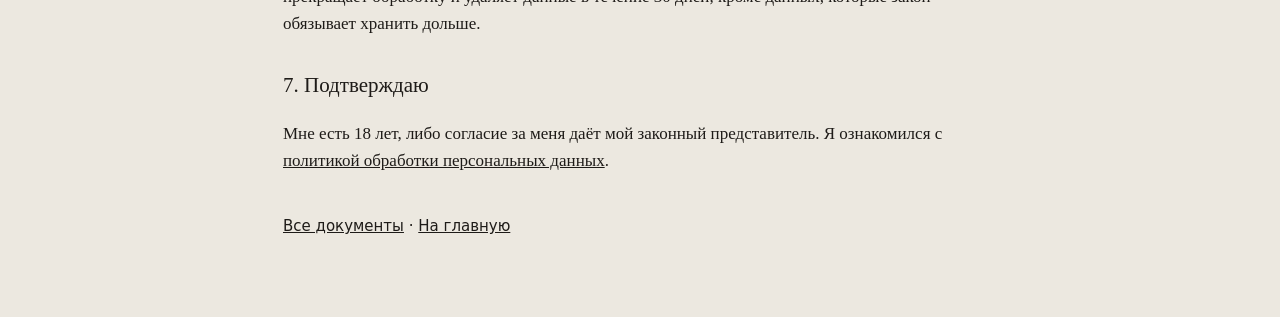
<file: legal/soglasie.html>
<!doctype html>
<html lang="ru">
<head>
<meta charset="utf-8">
<meta name="viewport" content="width=device-width, initial-scale=1">
<title>Согласие на обработку персональных данных — Янтарь и Пепел</title>
<link rel="stylesheet" href="legal.css?v=1">
<link rel="icon" type="image/svg+xml" href="../assets/shared/favicon.svg">
</head>
<body>
<main>
<h1>Согласие на обработку персональных данных</h1>
<p class="ed">Редакция от 20 ноября 2026 года</p>
<p class="note">Реквизиты оператора появятся здесь до открытия продаж 1 декабря 2026 года.</p>

<p>Отмечая галочку «Согласен на обработку персональных данных» в форме мастерской «Янтарь и Пепел» или при регистрации в личном кабинете lk.yantaripepel.ru, я свободно, своей волей и в своём интересе даю согласие на обработку моих персональных данных на условиях ниже. Согласие дано отдельно от других документов (ч. 1 ст. 9 Федерального закона № 152-ФЗ «О персональных данных»).</p>

<h2>1. Кому</h2>
<p>[ФИО], плательщик налога на профессиональный доход, ИНН [ИНН], почта yantaripepel@gmail.com (далее — оператор).</p>

<h2>2. Какие данные</h2>
<p>Только те, что я сам указал: имя; адрес электронной почты; номер телефона; ник или ссылка на страницу в Telegram или ВКонтакте; адрес пункта выдачи или доставки (только победители розыгрыша); выбор и ответы в форме; для личного кабинета — сведения о покупках и просмотренных уроках.</p>

<h2>3. Зачем</h2>
<ul>
  <li>сообщить мне о старте продаж курса и клуба и ответить на мой вопрос;</li>
  <li>создать личный кабинет и открыть доступ к купленным урокам;</li>
  <li>отправить приз, если я выиграл в розыгрыше.</li>
</ul>
<p>Рекламные и информационные рассылки — только по <a href="rassylka.html">отдельному согласию</a>.</p>

<h2>4. Что можно делать с данными</h2>
<p>Сбор, запись, систематизация, накопление, хранение, уточнение, извлечение, использование, передача (предоставление, доступ) лицам из пункта 5, обезличивание, блокирование, удаление, уничтожение — автоматизированно и без средств автоматизации.</p>

<h2>5. Кто ещё получит данные</h2>
<ul>
  <li>ООО «Яндекс» (ИНН 7736207543, 119021, Москва, ул. Льва Толстого, 16) — данные, которые я ввожу в Яндекс Форму, сохраняются в сервисе Яндекс Формы. Яндекс обрабатывает их как самостоятельный оператор по своим условиям.</li>
  <li>Хостинг-провайдер в России, на сервере которого работает личный кабинет, — по поручению оператора, для хранения данных.</li>
  <li>Служба доставки — имя, телефон и адрес победителя розыгрыша, для отправки приза.</li>
</ul>
<p>Трансграничная передача данных не осуществляется.</p>

<h2>6. Срок и отзыв</h2>
<p>Согласие действует до достижения целей из пункта 3, но не дольше сроков из <a href="privacy.html">политики обработки персональных данных</a>, или до отзыва. Отозвать согласие можно письмом на yantaripepel@gmail.com или сообщением в сообщество <a href="https://vk.ru/yantaripepel">vk.ru/yantaripepel</a>. После отзыва оператор прекращает обработку и удаляет данные в течение 30 дней, кроме данных, которые закон обязывает хранить дольше.</p>

<h2>7. Подтверждаю</h2>
<p>Мне есть 18 лет, либо согласие за меня даёт мой законный представитель. Я ознакомился с <a href="privacy.html">политикой обработки персональных данных</a>.</p>

<p class="foot"><a href="index.html">Все документы</a> · <a href="../">На главную</a></p>
</main>
</body>
</html>
</file>
<file: assets/shared/fonts.css>
/* Шрифты Google Fonts (лицензия SIL OFL 1.1), лежат на нашем сайте: страница не обращается к серверам Google. Кириллица и латиница. */
/* JetBrains Mono 400 cyrillic */
@font-face {
  font-family: 'JetBrains Mono';
  font-style: normal;
  font-weight: 400;
  font-display: swap;
  src: url(fonts/jetbrains-mono-cyrillic-50e257.woff2) format('woff2');
  unicode-range: U+0301, U+0400-045F, U+0490-0491, U+04B0-04B1, U+2116;
}
/* JetBrains Mono 400 latin */
@font-face {
  font-family: 'JetBrains Mono';
  font-style: normal;
  font-weight: 400;
  font-display: swap;
  src: url(fonts/jetbrains-mono-latin-559371.woff2) format('woff2');
  unicode-range: U+0000-00FF, U+0131, U+0152-0153, U+02BB-02BC, U+02C6, U+02DA, U+02DC, U+0304, U+0308, U+0329, U+2000-206F, U+20AC, U+2122, U+2191, U+2193, U+2212, U+2215, U+FEFF, U+FFFD;
}
/* Onest 400 cyrillic */
@font-face {
  font-family: 'Onest';
  font-style: normal;
  font-weight: 400;
  font-display: swap;
  src: url(fonts/onest-cyrillic-8faa2f.woff2) format('woff2');
  unicode-range: U+0301, U+0400-045F, U+0490-0491, U+04B0-04B1, U+2116;
}
/* Onest 400 latin */
@font-face {
  font-family: 'Onest';
  font-style: normal;
  font-weight: 400;
  font-display: swap;
  src: url(fonts/onest-latin-5ac482.woff2) format('woff2');
  unicode-range: U+0000-00FF, U+0131, U+0152-0153, U+02BB-02BC, U+02C6, U+02DA, U+02DC, U+0304, U+0308, U+0329, U+2000-206F, U+20AC, U+2122, U+2191, U+2193, U+2212, U+2215, U+FEFF, U+FFFD;
}
/* Onest 500 cyrillic */
@font-face {
  font-family: 'Onest';
  font-style: normal;
  font-weight: 500;
  font-display: swap;
  src: url(fonts/onest-cyrillic-8faa2f.woff2) format('woff2');
  unicode-range: U+0301, U+0400-045F, U+0490-0491, U+04B0-04B1, U+2116;
}
/* Onest 500 latin */
@font-face {
  font-family: 'Onest';
  font-style: normal;
  font-weight: 500;
  font-display: swap;
  src: url(fonts/onest-latin-5ac482.woff2) format('woff2');
  unicode-range: U+0000-00FF, U+0131, U+0152-0153, U+02BB-02BC, U+02C6, U+02DA, U+02DC, U+0304, U+0308, U+0329, U+2000-206F, U+20AC, U+2122, U+2191, U+2193, U+2212, U+2215, U+FEFF, U+FFFD;
}
/* Spectral 500 cyrillic */
@font-face {
  font-family: 'Spectral';
  font-style: normal;
  font-weight: 500;
  font-display: swap;
  src: url(fonts/spectral-cyrillic-33a513.woff2) format('woff2');
  unicode-range: U+0301, U+0400-045F, U+0490-0491, U+04B0-04B1, U+2116;
}
/* Spectral 500 latin */
@font-face {
  font-family: 'Spectral';
  font-style: normal;
  font-weight: 500;
  font-display: swap;
  src: url(fonts/spectral-latin-50950b.woff2) format('woff2');
  unicode-range: U+0000-00FF, U+0131, U+0152-0153, U+02BB-02BC, U+02C6, U+02DA, U+02DC, U+0304, U+0308, U+0329, U+2000-206F, U+20AC, U+2122, U+2191, U+2193, U+2212, U+2215, U+FEFF, U+FFFD;
}
/* Unbounded 400 cyrillic */
@font-face {
  font-family: 'Unbounded';
  font-style: normal;
  font-weight: 400;
  font-display: swap;
  src: url(fonts/unbounded-cyrillic-cb504d.woff2) format('woff2');
  unicode-range: U+0301, U+0400-045F, U+0490-0491, U+04B0-04B1, U+2116;
}
/* Unbounded 400 latin */
@font-face {
  font-family: 'Unbounded';
  font-style: normal;
  font-weight: 400;
  font-display: swap;
  src: url(fonts/unbounded-latin-37e641.woff2) format('woff2');
  unicode-range: U+0000-00FF, U+0131, U+0152-0153, U+02BB-02BC, U+02C6, U+02DA, U+02DC, U+0304, U+0308, U+0329, U+2000-206F, U+20AC, U+2122, U+2191, U+2193, U+2212, U+2215, U+FEFF, U+FFFD;
}
/* Unbounded 500 cyrillic */
@font-face {
  font-family: 'Unbounded';
  font-style: normal;
  font-weight: 500;
  font-display: swap;
  src: url(fonts/unbounded-cyrillic-cb504d.woff2) format('woff2');
  unicode-range: U+0301, U+0400-045F, U+0490-0491, U+04B0-04B1, U+2116;
}
/* Unbounded 500 latin */
@font-face {
  font-family: 'Unbounded';
  font-style: normal;
  font-weight: 500;
  font-display: swap;
  src: url(fonts/unbounded-latin-37e641.woff2) format('woff2');
  unicode-range: U+0000-00FF, U+0131, U+0152-0153, U+02BB-02BC, U+02C6, U+02DA, U+02DC, U+0304, U+0308, U+0329, U+2000-206F, U+20AC, U+2122, U+2191, U+2193, U+2212, U+2215, U+FEFF, U+FFFD;
}
/* Unbounded 600 cyrillic */
@font-face {
  font-family: 'Unbounded';
  font-style: normal;
  font-weight: 600;
  font-display: swap;
  src: url(fonts/unbounded-cyrillic-cb504d.woff2) format('woff2');
  unicode-range: U+0301, U+0400-045F, U+0490-0491, U+04B0-04B1, U+2116;
}
/* Unbounded 600 latin */
@font-face {
  font-family: 'Unbounded';
  font-style: normal;
  font-weight: 600;
  font-display: swap;
  src: url(fonts/unbounded-latin-37e641.woff2) format('woff2');
  unicode-range: U+0000-00FF, U+0131, U+0152-0153, U+02BB-02BC, U+02C6, U+02DA, U+02DC, U+0304, U+0308, U+0329, U+2000-206F, U+20AC, U+2122, U+2191, U+2193, U+2212, U+2215, U+FEFF, U+FFFD;
}
</file>
<file: assets/b/style.css>
/* amber&ash — вариант B «Свет».
   Один экран — одна мысль: камень, грейды, изделия, amber/ash, предзаказ.
   Фон — облако точек из макроснимков: глубина, трекеры, скан. Чертежи изделий
   прорисовываются светом. Кадр чёрный, цвет дают только камни. */

:root {
  --bg: #000;
  --bg-2: #0d0d0e;
  --bg-3: #161618;
  --line: rgba(236, 235, 231, .12);
  --line-2: rgba(236, 235, 231, .26);
  --fg: #ecebe7;
  --fg-2: #b0afaa;
  --fg-3: #77766f;
  --amber: #e8a04d;
  --wide: 'Unbounded', 'Arial Black', system-ui, sans-serif;
  --sans: 'Onest', system-ui, -apple-system, 'Segoe UI', sans-serif;
  --mono: 'JetBrains Mono', ui-monospace, 'SF Mono', Menlo, monospace;
  --display: 'Unbounded', system-ui, sans-serif;
  --gut: clamp(18px, 4vw, 64px);
}

*, *::before, *::after { box-sizing: border-box; }
html { -webkit-text-size-adjust: 100%; background: var(--bg); }
body { margin: 0; background: var(--bg); color: var(--fg); font: 400 16px/1.6 var(--sans); -webkit-font-smoothing: antialiased; }
html.deck-mode, html.deck-mode body { height: 100%; overflow: hidden; overscroll-behavior: none; }
html.pd-lock { overflow: hidden; }
.defs { position: absolute; width: 0; height: 0; overflow: hidden; }
.skip { position: fixed; left: 8px; top: -60px; z-index: 40; padding: 10px 14px; background: var(--fg); color: var(--bg); }
.skip:focus { top: 8px; }
a { color: inherit; text-underline-offset: .22em; text-decoration-thickness: 1px; }
button { font: inherit; color: inherit; }
:focus-visible { outline: 1px solid var(--fg); outline-offset: 4px; }

/* ---------- облако точек и трекеры ---------- */

[hidden] { display: none !important; }
/* холст высотой в «большой» экран: адресная строка телефона при прокрутке его не меняет */
.gl { position: fixed; top: 0; left: 0; width: 100%; height: 100vh; height: 100lvh; display: block; z-index: 0; }
.trk { position: fixed; inset: 0; z-index: 1; pointer-events: none; }
.trk svg { position: absolute; inset: 0; width: 100%; height: 100%; overflow: visible; transition: opacity .4s ease; }
.trk__link { fill: none; stroke: rgba(236, 235, 231, .32); stroke-width: .8; }
.trk__mark { fill: none; stroke: rgba(236, 235, 231, .9); stroke-width: 1.2; }
.trk__l { position: absolute; left: 0; top: 0; padding: 3px 5px; background: rgba(0, 0, 0, .62); font: 400 10.5px/1 var(--mono); letter-spacing: .04em; color: rgba(236, 235, 231, .88); white-space: nowrap; transition: opacity .4s ease; will-change: transform; }
.no-gl .gl, .no-gl .trk, .no-gl .tools { display: none; }

/* ---------- рамка: шапка, подпись по краю, риски, счётчик, инструменты ---------- */

.bar { position: fixed; inset: 0 0 auto; z-index: 20; display: flex; align-items: center; gap: 34px; height: 68px; padding: 0 var(--gut); }
.bar__mark { margin-right: auto; font: 500 17px/1 var(--wide); letter-spacing: .01em; text-decoration: none; }
.bar__nav { display: flex; align-items: center; gap: 28px; }
.bar__nav a, .bar__nav button { padding: 0; border: 0; background: none; font: 400 11.5px/1 var(--mono); letter-spacing: .18em; text-transform: uppercase; color: var(--fg-2); text-decoration: none; cursor: pointer; transition: color .2s ease; }
.bar__nav a:hover, .bar__nav button:hover { color: var(--fg); }
.bar__cta { padding: 10px 16px; border: 1px solid var(--line-2); font: 400 11.5px/1 var(--mono); letter-spacing: .18em; text-transform: uppercase; text-decoration: none; transition: border-color .2s ease, background-color .2s ease, color .2s ease; }
.bar__cta:hover { background: var(--fg); color: var(--bg); border-color: var(--fg); }

.side { position: fixed; z-index: 10; left: 22px; top: 50%; margin: 0; transform: translateY(-50%) rotate(180deg); writing-mode: vertical-rl; font: 400 10px/1 var(--mono); letter-spacing: .42em; text-transform: uppercase; color: var(--fg-3); opacity: .7; pointer-events: none; }

.dots { position: fixed; z-index: 15; right: 22px; top: 50%; transform: translateY(-50%); display: flex; flex-direction: column; align-items: flex-end; gap: 6px; }
.dots button { width: 40px; height: 22px; padding: 0; border: 0; background: none; cursor: pointer; position: relative; }
.dots button::before { content: ''; position: absolute; right: 0; top: 50%; width: 16px; height: 1px; background: var(--fg-3); transition: width .4s cubic-bezier(.2, .75, .15, 1), background-color .3s ease; }
.dots button[aria-current='true']::before { width: 34px; background: var(--fg); }
.dots button:hover::before { background: var(--fg-2); }

.count { position: fixed; z-index: 15; left: var(--gut); bottom: 30px; margin: 0; display: flex; align-items: baseline; gap: 6px; padding-top: 10px; border-top: 1px solid var(--line-2); font: 400 12px/1 var(--mono); color: var(--fg-3); pointer-events: none; }
.count b { font: 600 34px/1 var(--wide); color: var(--fg); letter-spacing: -.02em; }

.tools { position: fixed; z-index: 15; right: var(--gut); bottom: 30px; display: flex; align-items: center; gap: 18px; transition: opacity .4s ease; }
.tools.is-off { opacity: 0; pointer-events: none; }
.tool { position: relative; padding: 4px 0 4px 14px; border: 0; background: none; font: 400 10.5px/1 var(--mono); letter-spacing: .2em; text-transform: uppercase; color: var(--fg-3); cursor: pointer; transition: color .2s ease; }
.tool::before { content: ''; position: absolute; left: 0; top: 50%; width: 6px; height: 6px; margin-top: -3px; border: 1px solid currentColor; border-radius: 50%; }
.tool[aria-pressed='true'] { color: var(--fg); }
.tool[aria-pressed='true']::before { background: var(--fg); }
.tool:hover { color: var(--fg-2); }
.tools__sep { width: 1px; height: 14px; background: var(--line-2); }
.tools__range { display: flex; align-items: center; gap: 10px; font: 400 10.5px/1 var(--mono); letter-spacing: .2em; text-transform: uppercase; color: var(--fg-3); }
.tools__range input { width: 90px; height: 16px; margin: 0; background: transparent; -webkit-appearance: none; appearance: none; cursor: pointer; }
.tools__range input::-webkit-slider-runnable-track { height: 1px; background: var(--line-2); }
.tools__range input::-webkit-slider-thumb { -webkit-appearance: none; width: 9px; height: 9px; margin-top: -4px; border-radius: 50%; background: var(--fg); }
.tools__range input::-moz-range-track { height: 1px; background: var(--line-2); }
.tools__range input::-moz-range-thumb { width: 9px; height: 9px; border: 0; border-radius: 50%; background: var(--fg); }

/* ---------- слайды ---------- */

.deck { position: relative; z-index: 5; }
/* текст слайда — в потоке, прижат к низу: длинный слайд растёт, а не наезжает на соседний */
.sl { position: relative; min-height: 100vh; min-height: 100svh; display: flex; flex-direction: column; justify-content: flex-end; padding: 96px var(--gut) clamp(96px, 15vh, 150px); }
.sl__still { display: none; }
.no-gl .sl__still { display: block; position: absolute; right: 8vw; top: 12vh; height: 72vh; width: auto; max-width: 48vw; object-fit: contain; opacity: .9; }

/* большой экран: колода, на экране один слайд, страница не прокручивается */
.deck-mode .deck { position: fixed; inset: 0; }
.deck-mode .sl { position: absolute; inset: 0; min-height: 0; visibility: hidden; pointer-events: none; transition: visibility 0s linear .28s; }
.deck-mode .sl.is-active { visibility: visible; pointer-events: auto; transition-delay: 0s; }
.sl__copy > *, .stage { transition: opacity .4s ease, transform .5s cubic-bezier(.2, .75, .15, 1); }
.deck-mode .sl.is-active .sl__copy > * { transition-delay: calc(var(--i, 0) * 35ms + 40ms); }
.deck-mode .sl.is-active .stage { transition-delay: .1s; }
.deck-mode .sl:not(.is-active) .sl__copy > *, .deck-mode .sl:not(.is-active) .stage { opacity: 0; transform: translateY(20px); transition-duration: .22s; }
.deck-mode .sl.is-before .sl__copy > *, .deck-mode .sl.is-before .stage { transform: translateY(-20px); }
.deck-mode .sl__ref { transition: opacity .4s ease; }
.deck-mode .sl:not(.is-active) .sl__ref { opacity: 0; }

.sl__copy { position: relative; width: min(540px, 38vw); }
.sl__tag { display: flex; align-items: center; gap: 22px; margin: 0 0 18px; font: 400 10.5px/1 var(--mono); letter-spacing: .32em; text-transform: uppercase; color: var(--fg-3); }
.sl__mono { font: 500 15px/1 'Spectral', Georgia, serif; letter-spacing: 0; text-transform: none; color: var(--fg); }
.sl__title { margin: 0; font: 600 clamp(40px, min(5.6vw, 10.5vh), 96px)/.92 var(--wide); letter-spacing: .01em; text-transform: uppercase; white-space: nowrap; }
.sl--stone .sl__title, .sl--idea .sl__title { font-size: clamp(44px, min(5.8vw, 11vh), 100px); text-transform: none; letter-spacing: -.01em; }
.sl__title:focus { outline: none; }
.sl__lead { margin: 22px 0 0; max-width: 30em; font: 400 clamp(17px, 1.35vw, 20px)/1.5 var(--sans); color: var(--fg); }
.sl__note { margin: 12px 0 0; max-width: 34em; font-size: 15px; line-height: 1.55; color: var(--fg-2); }
.sl__act { display: flex; flex-wrap: wrap; align-items: center; gap: 12px 26px; margin-top: 30px; }
.sl__ref { position: absolute; left: var(--gut); bottom: 10px; margin: 0; font: 400 10px/1.4 var(--mono); letter-spacing: .14em; text-transform: uppercase; color: var(--fg-3); }

.btn { display: inline-flex; align-items: center; justify-content: center; min-height: 46px; padding: 13px 22px; border: 1px solid transparent; font: 400 11.5px/1 var(--mono); letter-spacing: .2em; text-transform: uppercase; text-decoration: none; cursor: pointer; transition: background-color .25s ease, color .25s ease, border-color .25s ease, box-shadow .4s ease; }
.btn--light { background: var(--fg); color: var(--bg); }
.btn--light:hover { background: #fff; box-shadow: 0 0 40px -6px rgba(255, 255, 255, .5); }
.btn--text { min-height: 0; padding: 6px 0; background: none; color: var(--fg); border: 0; border-bottom: 1px solid var(--line-2); }
.btn--text:hover { border-color: var(--fg); }
.btn--line { border-color: var(--line-2); color: var(--fg); background: transparent; }

/* грейды: вкладки */
.tabs { display: grid; margin-top: 26px; border-top: 1px solid var(--line); }
.tab { display: grid; grid-template-columns: 1fr auto; align-items: baseline; gap: 16px; width: 100%; padding: 14px 0; border: 0; border-bottom: 1px solid var(--line); background: none; text-align: left; cursor: pointer; color: var(--fg-3); transition: color .25s ease; }
.tab b { font: 500 15px/1.2 var(--wide); letter-spacing: .02em; text-transform: uppercase; }
.tab span { font: 400 12px/1 var(--mono); letter-spacing: .06em; }
.tab[aria-selected='true'] { color: var(--fg); }
.tab[aria-selected='true'] b::before { content: ''; display: inline-block; width: 7px; height: 7px; margin-right: 12px; border-radius: 50%; background: var(--amber); box-shadow: 0 0 12px var(--amber); vertical-align: .12em; }
.tab:hover { color: var(--fg-2); }

/* изделия: список и чертёж на сцене */
.pieces { list-style: none; margin: 24px 0 0; padding: 0; border-top: 1px solid var(--line); }
.pieces li { border-bottom: 1px solid var(--line); }
.piece { display: grid; grid-template-columns: 34px 1fr auto; align-items: baseline; gap: 12px; width: 100%; padding: 12px 0; border: 0; background: none; text-align: left; color: var(--fg-3); cursor: pointer; transition: color .25s ease; }
.piece i { font: 400 11px/1 var(--mono); font-style: normal; letter-spacing: .1em; }
.piece b { font: 400 16px/1.25 var(--sans); }
.piece span { font: 400 12px/1 var(--mono); letter-spacing: .04em; white-space: nowrap; }
.piece[aria-current='true'] { color: var(--fg); }
.piece[aria-current='true'] i::before { content: ''; display: inline-block; width: 5px; height: 5px; margin: 0 7px 1px -12px; border-radius: 50%; background: var(--amber); box-shadow: 0 0 10px var(--amber); }
.piece:hover { color: var(--fg-2); }
.stage { position: absolute; right: clamp(70px, 8vw, 140px); top: 96px; bottom: 112px; width: min(46vw, 640px); margin: 0; display: flex; flex-direction: column; }
.stage__art { position: relative; flex: 1; min-height: 0; color: var(--fg); --glow: .9; }
.stage__art .aa-art { position: absolute; inset: 0; width: 100%; height: 100%; }
.stage__key { list-style: none; margin: 0 0 12px; padding: 0; display: flex; flex-wrap: wrap; gap: 6px 22px; counter-reset: k; font: 400 10.5px/1.5 var(--mono); letter-spacing: .06em; color: var(--fg-2); }
.stage__key li { counter-increment: k; }
.stage__key li::before { content: counter(k); display: inline-grid; place-items: center; width: 17px; height: 17px; margin-right: 8px; border: 1px solid var(--line-2); border-radius: 50%; font-size: 9px; color: var(--fg); }
.stage--3d .stage__key li::before { content: ''; width: 5px; height: 5px; margin: 0 9px 1px 0; border: 0; background: var(--fg-3); }

/* 3D-изделие: тянуть — поворачивать */
.v3d { position: absolute; inset: 0; }
.v3d canvas { display: block; width: 100%; height: 100%; cursor: grab; touch-action: pan-y; outline: none; }
.v3d.is-dragging canvas { cursor: grabbing; }
.v3d__hint { position: absolute; left: 50%; bottom: 4px; margin: 0; transform: translateX(-50%); font: 400 10px/1 var(--mono); letter-spacing: .2em; text-transform: uppercase; color: var(--fg-3); white-space: nowrap; pointer-events: none; transition: opacity .6s ease; }
.v3d.is-touched .v3d__hint { opacity: 0; }
.pd__key.pd__key--plain { list-style: none; padding-left: 0; }
.stage__cap { display: flex; justify-content: space-between; gap: 20px; padding-top: 12px; border-top: 1px solid var(--line); font: 400 10.5px/1.4 var(--mono); letter-spacing: .14em; text-transform: uppercase; color: var(--fg-3); }

/* amber / ash */
.duo { display: inline-flex; margin-top: 22px; border: 1px solid var(--line-2); }
.duo__b { padding: 10px 18px; border: 0; background: none; font: 400 11.5px/1 var(--mono); letter-spacing: .2em; text-transform: uppercase; color: var(--fg-3); cursor: pointer; transition: background-color .25s ease, color .25s ease; }
.duo__b[aria-pressed='true'] { background: var(--fg); color: var(--bg); }

/* предзаказ: шаги */
.steps { list-style: none; margin: 26px 0 0; padding: 0; display: grid; grid-template-columns: 1fr 1fr; gap: 18px 30px; counter-reset: s; }
.steps li { padding-top: 12px; border-top: 1px solid var(--line); counter-increment: s; }
.steps li::before { content: '0' counter(s); display: block; margin-bottom: 8px; font: 400 10.5px/1 var(--mono); letter-spacing: .14em; color: var(--fg-3); }
.steps b { display: block; margin-bottom: 4px; font: 500 14px/1.2 var(--wide); letter-spacing: .02em; text-transform: uppercase; }
.steps span { display: block; font-size: 14px; line-height: 1.5; color: var(--fg-2); }
.sl__fine { display: flex; flex-wrap: wrap; gap: 4px 18px; margin: 22px 0 0; font: 400 10.5px/1.5 var(--mono); color: var(--fg-3); }
.sl__fine a { color: var(--fg-2); }
.sl__fine-note { flex-basis: 100%; }

/* невысокий экран ноутбука: та же колода, плотнее */
@media (max-height: 780px) and (min-width: 900px) {
  .sl { padding-bottom: 92px; }
  .sl__fine { margin-top: 14px; }
  .sl__tag { margin-bottom: 12px; }
  .sl__lead { margin-top: 14px; font-size: 16px; }
  .sl__note { font-size: 14px; }
  .sl__act { margin-top: 20px; }
  .tabs, .pieces, .steps { margin-top: 16px; }
  .tab { padding: 10px 0; }
  .piece { padding: 9px 0; }
  .stage { top: 84px; bottom: 96px; }
}

/* ---------- чертежи светом ---------- */

.aa-art .l { fill: none; stroke: currentColor; stroke-width: 1.1; stroke-linecap: round; stroke-linejoin: round; opacity: .92; }
.aa-art .t { fill: none; stroke: currentColor; stroke-width: .6; stroke-linecap: round; opacity: .5; }
.aa-art .m { fill: rgba(236, 235, 231, .03); }
.aa-art .d { fill: currentColor; opacity: .5; }
.aa-art .s { fill: none; }
.aa-art .w { fill: var(--stone); stroke: none; filter: url(#glow); opacity: calc(.82 + var(--glow, 0) * .18); }
.aa-art .g { fill: none; stroke: #fff; stroke-width: 1.1; stroke-linecap: round; opacity: .9; }
.aa-art .fl { fill: none; stroke: #bfe6f2; stroke-width: 2; stroke-linecap: round; opacity: .85; }
.aa-art .c { fill: none; stroke: currentColor; stroke-width: .5; stroke-dasharray: 12 3 2 3; opacity: .32; }
.aa-art .dl { fill: none; stroke: currentColor; stroke-width: .5; opacity: .5; }
.aa-art .ah { fill: currentColor; opacity: .6; }
.aa-art .dt { fill: var(--fg-3); font: 400 9.5px var(--mono); letter-spacing: .06em; }
.aa-art .gh { fill: none; stroke: currentColor; stroke-width: .8; stroke-dasharray: 3 3; opacity: .35; }
.aa-art .ar { fill: none; stroke: currentColor; stroke-width: .7; stroke-dasharray: 3 2.5; opacity: .6; }
.aa-art .k { fill: none; stroke: currentColor; stroke-width: .5; opacity: .7; }
.aa-art .kd { fill: currentColor; }
.aa-art .kc { fill: var(--bg); stroke: currentColor; stroke-width: .7; }
.aa-art .kt { fill: currentColor; font: 400 9.5px var(--mono); }
.aa-art .tx { fill: currentColor; font: 400 14px var(--mono); }

/* Прорисовка: контуры проявляются светом, затем загораются камень, размеры и выноски.
   Селекторы по классам: Chrome не пересчитывает [pathLength]-селекторы при смене класса у родителя. */
.stage .aa-art .l, .stage .aa-art .t { stroke-dasharray: 1; stroke-dashoffset: 1; }
.stage:not(.is-drawn) .aa-art :is(.d, .w, .g, .fl, .c, .dl, .ah, .dt, .gh, .ar, .k, .kd, .kc, .kt, .tx) { opacity: 0; }
.stage.is-drawn .aa-art .l, .stage.is-drawn .aa-art .t { animation: drawin 1s cubic-bezier(.6, .05, .25, 1) forwards; }
.stage.is-drawn .aa-art .t { animation-delay: .15s; }
.stage.is-drawn .aa-art :is(.d, .w, .g, .fl, .c, .dl, .ah, .dt, .gh, .ar, .k, .kd, .kc, .kt, .tx) { animation: appear .45s ease .6s both; }
@keyframes drawin { to { stroke-dashoffset: 0; } }
@keyframes appear { from { opacity: 0; } }

/* ---------- телефон: те же слайды, листаются прокруткой со «снапом» ---------- */

html:not(.deck-mode) { scroll-snap-type: y mandatory; }
html:not(.deck-mode) .sl { scroll-snap-align: start; }
html:not(.deck-mode) .count { display: none; }

@media (max-width: 899px) {
  .bar { height: 60px; background: linear-gradient(#000 0%, rgba(0, 0, 0, .75) 60%, rgba(0, 0, 0, 0)); }
  .bar__nav, .side, .dots, .count, .tools { display: none; }
  .sl { justify-content: flex-start; padding: 56svh var(--gut) 64px; }
  .sl__copy { width: auto; }
  .sl--pieces { padding-top: calc(46svh + 112px); }
  .sl--order { padding-top: 50svh; }
  .sl__title { font-size: clamp(32px, 10.4vw, 56px); }
  .sl--stone .sl__title, .sl--idea .sl__title { font-size: clamp(36px, 12vw, 60px); }
  .sl__ref { position: static; margin-top: 24px; }
  .stage { left: var(--gut); right: var(--gut); top: 64px; bottom: auto; height: 46svh; width: auto; }
  .stage__key { margin-bottom: 8px; }
  .stage__cap span:first-child { display: none; }
  .steps { grid-template-columns: 1fr; gap: 12px; }
  .sl::after { content: ''; position: absolute; inset: 0; z-index: -1; pointer-events: none; background: linear-gradient(0deg, rgba(0, 0, 0, .94) 0%, rgba(0, 0, 0, .72) 42%, rgba(0, 0, 0, 0) 60%); }
  .sl--pieces::after { background: none; }
}

/* ---------- вопросы: шторка справа ---------- */

.faq { position: fixed; inset: 0; z-index: 30; display: flex; justify-content: flex-end; background: rgba(0, 0, 0, .6); }
.faq[hidden] { display: none; }
.faq__panel { position: relative; width: min(560px, 100%); height: 100%; overflow: auto; overscroll-behavior: contain; padding: 72px 40px 40px; background: var(--bg-2); border-left: 1px solid var(--line); animation: slidein .45s cubic-bezier(.2, .75, .15, 1) both; }
@keyframes slidein { from { transform: translateX(40px); opacity: 0; } to { transform: none; opacity: 1; } }
.faq__x { position: absolute; right: 18px; top: 18px; width: 44px; height: 44px; border: 0; border-radius: 50%; background: rgba(236, 235, 231, .06); cursor: pointer; }
.faq__x span, .faq__x span::after { position: absolute; left: 13px; top: 21px; width: 18px; height: 1.5px; background: var(--fg); transform: rotate(45deg); content: ''; }
.faq__x span::after { left: 0; top: 0; transform: rotate(90deg); }
.faq__title { margin: 0 0 24px; font: 600 34px/1 var(--wide); text-transform: uppercase; }
.faq details { border-bottom: 1px solid var(--line); }
.faq summary { display: flex; justify-content: space-between; gap: 16px; padding: 18px 0; font: 400 17px/1.35 var(--sans); cursor: pointer; list-style: none; }
.faq summary::-webkit-details-marker { display: none; }
.faq summary::after { content: '+'; font: 400 18px/1 var(--mono); color: var(--fg-2); transition: transform .3s ease; }
.faq details[open] summary::after { transform: rotate(45deg); }
.faq details p { margin: -4px 0 18px; color: var(--fg-2); font-size: 15px; }
.faq__fine { margin: 26px 0 0; font: 400 11px/1.6 var(--mono); color: var(--fg-3); }
@media (max-width: 599px) { .faq__panel { padding: 72px var(--gut) 32px; } }

@media (prefers-reduced-motion: reduce) {
  .sl__copy > *, .stage, .faq__panel { transition: none !important; animation: none !important; }
  .stage .aa-art .l, .stage .aa-art .t { stroke-dashoffset: 0; animation: none !important; }
  .stage .aa-art :is(.d, .w, .g, .fl, .c, .dl, .ah, .dt, .gh, .ar, .k, .kd, .kc, .kt, .tx) { animation: none !important; }
}

/* ---------- карточка изделия (общий диалог) ---------- */

dialog.pd { width: min(1140px, calc(100vw - 32px)); max-width: none; max-height: min(92vh, 920px); padding: 0; border: 0; background: transparent; color: var(--fg); overflow: visible; }
dialog.pd::backdrop { background: rgba(0, 0, 0, .72); -webkit-backdrop-filter: blur(4px); backdrop-filter: blur(4px); opacity: 0; transition: opacity .26s ease; }
dialog.pd.is-in::backdrop { opacity: 1; }
.pd__sheet {
  position: relative; display: grid; grid-template-columns: 46% 54%;
  max-height: min(92vh, 920px); overflow: auto; overscroll-behavior: contain;
  background: var(--bg-2); border: 1px solid var(--line);
  box-shadow: 0 40px 100px -40px rgba(0, 0, 0, .95);
  opacity: 0; transform: translateY(16px) scale(.99);
  transition: opacity .26s ease, transform .34s cubic-bezier(.2, .75, .15, 1);
}
dialog.pd.is-in .pd__sheet { opacity: 1; transform: none; }
.pd__x { position: absolute; right: 14px; top: 14px; z-index: 3; width: 44px; height: 44px; border: 0; border-radius: 50%; background: rgba(236, 235, 231, .06); cursor: pointer; }
.pd__x span, .pd__x span::after { position: absolute; left: 13px; top: 21px; width: 18px; height: 1.5px; background: var(--fg); transform: rotate(45deg); content: ''; }
.pd__x span::after { left: 0; top: 0; transform: rotate(90deg); }
.pd__x:hover { background: rgba(236, 235, 231, .14); }
.pd__media {
  position: sticky; top: 0; align-self: start; display: flex; flex-direction: column;
  height: min(92vh, 920px); padding: 28px 26px 22px; --glow: .8;
  background:
    radial-gradient(circle at 50% 42%, rgba(255, 255, 255, .06) 0%, rgba(255, 255, 255, 0) 55%),
    linear-gradient(rgba(236, 235, 231, .035) 1px, transparent 1px) 0 0 / 24px 24px,
    linear-gradient(90deg, rgba(236, 235, 231, .035) 1px, transparent 1px) 0 0 / 24px 24px,
    var(--bg);
}
.pd__art { position: relative; flex: 1; min-height: 0; color: var(--fg); }
.pd__art .aa-art { width: 100%; height: 100%; }
.pd__art .aa-art .kc { fill: var(--bg); }
.pd__photo { width: 100%; height: 100%; object-fit: cover; }
.pd__ref { position: absolute; left: 10px; top: 10px; padding: 3px 8px; background: rgba(10, 10, 11, .7); font-size: 11px; color: var(--fg-2); }
.pd__inset { position: absolute; right: 10px; bottom: 10px; width: 34%; height: 42%; padding: 8px; background: rgba(10, 10, 11, .82); border: 1px solid var(--line); }
.pd__inset .aa-art { width: 100%; height: 100%; }
.pd__key { margin: 8px 0 0; padding: 10px 0 0 20px; border-top: 1px solid var(--line); columns: 2; column-gap: 20px; font-size: 13px; line-height: 1.6; color: var(--fg-2); }
.pd__key li { break-inside: avoid; }
.pd__vis { margin: 10px 0 0; font-size: 12.5px; color: var(--fg-3); }
.pd__main { padding: 36px 40px 40px; }
.pd__no { margin: 0; font-size: 13px; color: var(--fg-3); letter-spacing: .06em; }
.pd__title { margin: 12px 0 12px; padding-right: 44px; font: 600 clamp(26px, 2.6vw, 38px)/1.08 var(--wide); letter-spacing: .01em; text-transform: uppercase; }
.pd__lead { margin: 0 0 24px; font-size: 16.5px; line-height: 1.6; color: var(--fg-2); }
.pd__opt { margin: 0 0 18px; padding: 0; border: 0; min-width: 0; }
.pd__opt-l { padding: 0; margin-bottom: 8px; font: 500 14px/1.2 var(--sans); letter-spacing: .03em; }
.pd__opt-h { margin: -2px 0 10px; font-size: 13.5px; line-height: 1.45; color: var(--fg-3); }
.pd__chips { display: flex; flex-wrap: wrap; gap: 8px; }
.pd__chip { position: relative; }
.pd__chip input { position: absolute; opacity: 0; width: 1px; height: 1px; }
.pd__chip span { display: inline-flex; align-items: center; gap: 8px; min-height: 42px; padding: 9px 16px; border: 1px solid var(--line-2); font: 400 14.5px/1.2 var(--sans); cursor: pointer; transition: background-color .2s ease, color .2s ease, border-color .2s ease; }
.pd__chip small { font-size: 12px; opacity: .7; }
.pd__chip:hover span { border-color: rgba(236, 235, 231, .55); }
.pd__chip input:checked + span { background: var(--fg); border-color: var(--fg); color: var(--bg); }
.pd__chip input:focus-visible + span { outline: 1.5px solid var(--fg); outline-offset: 3px; }
.pd__chip.is-off span { border-style: dashed; color: var(--fg-3); cursor: not-allowed; }
.pd__chip--all span { border-style: dashed; }
.pd__sw { width: 14px; height: 14px; border-radius: 50%; background: var(--sw); box-shadow: 0 0 10px var(--sw), inset 0 0 0 1px rgba(0, 0, 0, .3); }

/* камни по элементам: ряд на элемент, камень — одним нажатием */
.pd__gems { display: grid; gap: 10px; }
.pd__gem { display: grid; grid-template-columns: 8.6em minmax(0, 1fr); align-items: center; gap: 12px; }
.pd__gem-l { font: 400 14px/1.3 var(--sans); color: var(--fg-2); }
.pd__chip--gem span { min-height: 38px; padding: 7px 12px; gap: 7px; font-size: 13.5px; }
@media (max-width: 560px) { .pd__gem { grid-template-columns: 1fr; gap: 6px; } }
.pd__opt.is-nope { animation: nope .4s ease; }
@keyframes nope { 25% { transform: translateX(-5px); } 75% { transform: translateX(5px); } }
.pd__specs { display: grid; grid-template-columns: 1fr 1fr; gap: 10px 24px; margin: 24px 0 16px; padding: 18px 0; border-top: 1px solid var(--line); border-bottom: 1px solid var(--line); }
.pd__specs dt { font-size: 12.5px; color: var(--fg-3); }
.pd__specs dd { margin: 2px 0 0; font-size: 15px; line-height: 1.35; }
.pd__legend { margin: 0 0 20px; font-size: 15px; line-height: 1.55; color: var(--fg-2); }
.pd__total { display: flex; align-items: baseline; justify-content: space-between; gap: 16px; }
.pd__total-l { font-size: 14px; color: var(--fg-3); }
.pd__price { font: 500 40px/1 var(--wide); }
.pd__terms { margin: 10px 0 24px; font-size: 14.5px; line-height: 1.55; color: var(--fg-2); }
.pd__fields { display: grid; gap: 14px; }
.pd__field { display: grid; gap: 7px; }
.pd__fl { font-size: 13.5px; color: var(--fg-2); }
.pd__fl em { font-style: normal; color: var(--fg-3); }
.pd__field input, .pd__field textarea { width: 100%; padding: 13px 14px; border: 1px solid var(--line-2); border-radius: 0; background: rgba(236, 235, 231, .03); color: var(--fg); font: 400 16px/1.35 var(--sans); resize: vertical; transition: border-color .2s ease; }
.pd__field input:focus, .pd__field textarea:focus { outline: none; border-color: var(--fg); }
.pd__field input::placeholder, .pd__field textarea::placeholder { color: rgba(138, 138, 134, .8); }
.pd__seg { display: inline-flex; width: max-content; max-width: 100%; border: 1px solid var(--line-2); }
.pd__seg button { padding: 8px 14px; border: 0; background: transparent; color: var(--fg-2); font: 400 14px/1.2 var(--sans); cursor: pointer; }
.pd__seg button[aria-checked='true'] { background: rgba(236, 235, 231, .12); color: var(--fg); }
.pd__check { display: grid; grid-template-columns: 22px 1fr; gap: 10px; align-items: start; font-size: 13.5px; line-height: 1.45; color: var(--fg-2); cursor: pointer; }
.pd__check input { appearance: none; width: 20px; height: 20px; margin: 1px 0 0; border: 1px solid var(--line-2); background: transparent; cursor: pointer; display: grid; place-items: center; }
.pd__check input:checked { background: var(--fg); border-color: var(--fg); }
.pd__check input:checked::after { content: ''; width: 10px; height: 6px; border-left: 2px solid var(--bg); border-bottom: 2px solid var(--bg); transform: rotate(-45deg) translate(1px, -1px); }
.pd__hp { position: absolute; left: -9999px; width: 1px; height: 1px; opacity: 0; }
.pd__err { margin: 16px 0 0; padding: 11px 14px; background: rgba(214, 120, 90, .14); color: #f0b8a4; font-size: 14.5px; }
.pd__submit { width: 100%; min-height: 58px; margin-top: 22px; border: 0; background: var(--fg); color: var(--bg); font: 500 16px/1.2 var(--sans); letter-spacing: .02em; cursor: pointer; transition: background-color .3s ease, box-shadow .5s ease; }
.pd__submit:hover { background: #fff; box-shadow: 0 0 46px -8px rgba(255, 255, 255, .5); }
.pd__submit:disabled { cursor: progress; opacity: .75; }
.is-busy .pd__submit-t::after { content: '…'; }
.pd__done:focus { outline: none; }
.pd__done-t { margin: 0 0 12px; font: 600 32px/1.1 var(--wide); text-transform: uppercase; }
.pd__done-t::before { content: ''; display: block; width: 46px; height: 46px; margin-bottom: 22px; border: 1px solid var(--fg); transform: rotate(45deg); box-shadow: 0 0 30px rgba(255, 255, 255, .25); animation: gem .8s cubic-bezier(.2, .75, .15, 1) both; }
@keyframes gem { from { transform: rotate(45deg) scale(.3); opacity: 0; } to { transform: rotate(45deg); opacity: 1; } }
.pd__done-p { margin: 0 0 22px; font-size: 16.5px; color: var(--fg-2); }
.pd__done-sum { margin: 0 0 20px; padding: 16px 0; border-top: 1px solid var(--line); border-bottom: 1px solid var(--line); display: grid; gap: 8px; }
.pd__done-sum div { display: grid; grid-template-columns: 7em 1fr; gap: 12px; }
.pd__done-sum dt { font-size: 12.5px; color: var(--fg-3); padding-top: 2px; }
.pd__done-sum dd { margin: 0; font-size: 15px; }
.pd__done-demo { margin: 0 0 20px; font-size: 12.5px; color: var(--fg-3); }
.pd__done-act { display: flex; flex-wrap: wrap; gap: 12px; }
.pd__again, .pd__tg { display: inline-flex; align-items: center; min-height: 50px; padding: 12px 22px; border: 1px solid var(--line-2); background: transparent; color: var(--fg); font: 500 15px/1.2 var(--sans); text-decoration: none; cursor: pointer; }
.pd__again { background: var(--fg); border-color: var(--fg); color: var(--bg); }
@media (max-width: 760px) {
  dialog.pd { width: 100vw; max-height: 100dvh; height: 100dvh; margin: 0; }
  .pd__sheet { grid-template-columns: 1fr; max-height: 100dvh; height: 100dvh; border: 0; transform: translateY(40px); }
  .pd__media { position: relative; height: auto; padding: 22px 18px 10px; }
  .pd__art { height: 300px; flex: none; }
  .pd__main { padding: 22px 18px 34px; }
  .pd__price { font-size: 38px; }
}
@media (prefers-reduced-motion: reduce) { .pd__sheet, dialog.pd::backdrop { transition: none; } .pd__done-t::before { animation: none; } }

/* ---------- после пивота (12.11.2026): розыгрыш, уроки и курсы в карточке ---------- */

.sl--order .steps { grid-template-columns: repeat(3, minmax(0, 1fr)); margin-top: 20px; }
.gw { margin: 18px 0 0; padding: 16px 18px; border: 1px solid rgba(232, 160, 77, .45); background: linear-gradient(120deg, rgba(232, 160, 77, .12), rgba(232, 160, 77, .02) 70%); }
.gw__k { display: flex; flex-wrap: wrap; justify-content: space-between; gap: 6px 16px; margin: 0; font: 500 14px/1.2 var(--wide); letter-spacing: .02em; text-transform: uppercase; }
.gw__when { font: 400 11px/1.4 var(--mono); letter-spacing: .14em; color: var(--amber); }
.gw__prizes { display: flex; flex-wrap: wrap; gap: 6px; margin: 12px 0 0; padding: 0; list-style: none; }
.gw__prizes li { padding: 5px 10px; border: 1px solid var(--line-2); font-size: 13px; line-height: 1.3; color: var(--fg); }
.gw__act { display: flex; flex-wrap: wrap; align-items: center; gap: 10px 22px; margin: 14px 0 0; }
.gw__go { display: inline-flex; align-items: center; min-height: 40px; padding: 10px 16px; background: var(--amber); color: #120c05; font: 500 11.5px/1 var(--mono); letter-spacing: .16em; text-transform: uppercase; text-decoration: none; }
.gw__go:hover { box-shadow: 0 0 36px -6px rgba(232, 160, 77, .7); }
.gw__rules { padding: 4px 0; border: 0; border-bottom: 1px solid var(--line-2); background: none; color: var(--fg); font: 400 11.5px/1 var(--mono); letter-spacing: .16em; text-transform: uppercase; cursor: pointer; }
.gw__winners { margin: 12px 0 0; font-size: 14px; color: var(--fg); }
.faq__steps { margin: -4px 0 12px; padding-left: 20px; color: var(--fg-2); font-size: 15px; }
.faq details ol + p, .faq details p + p { margin-top: 0; }
@media (max-height: 780px) and (min-width: 900px) {
  .gw { margin-top: 12px; padding: 12px 14px; }
  .sl--order .steps { margin-top: 12px; }
  .sl--order .steps span { font-size: 13px; }
}
@media (max-width: 899px) { .sl--order .steps { grid-template-columns: 1fr; } }

.pd__offers { display: grid; gap: 12px; margin: 0 0 26px; }
.pd__offer { padding: 16px 18px; border: 1px solid var(--line-2); }
.pd__offer--course { border-color: rgba(232, 160, 77, .55); background: rgba(232, 160, 77, .06); }
.pd__offer-k { margin: 0; font: 400 10.5px/1.4 var(--mono); letter-spacing: .16em; text-transform: uppercase; color: var(--fg-3); }
.pd__offer-t { margin: 6px 0 2px; font: 500 17px/1.3 var(--sans); }
.pd__offer-m { margin: 0; font-size: 13.5px; color: var(--fg-2); }
.pd__offer-row { display: flex; flex-wrap: wrap; align-items: center; justify-content: space-between; gap: 10px 16px; margin-top: 12px; }
.pd__offer-p { font: 500 26px/1 var(--wide); }
.pd__offer-n { margin: 8px 0 0; font-size: 13px; color: var(--fg-2); }
.pd__buy { display: inline-flex; align-items: center; justify-content: center; min-height: 44px; padding: 11px 18px; border: 1px solid var(--line-2); color: var(--fg); font: 400 11.5px/1 var(--mono); letter-spacing: .16em; text-transform: uppercase; text-decoration: none; }
.pd__buy:hover { border-color: var(--fg); }
.pd__buy--main { background: var(--fg); border-color: var(--fg); color: var(--bg); }
.pd__buy--main:hover { background: #fff; box-shadow: 0 0 40px -6px rgba(255, 255, 255, .5); }
.pd__soon { margin: 2px 0 0; font-size: 14px; line-height: 1.5; color: var(--fg-2); }
.pd__try { margin: 0 0 14px; font: 400 10.5px/1.4 var(--mono); letter-spacing: .14em; text-transform: uppercase; color: var(--fg-3); }
.pd__h3 { margin: 22px 0 10px; font: 500 14px/1.2 var(--sans); letter-spacing: .03em; }
.pd__list { margin: 0; padding: 0 0 0 20px; display: grid; gap: 8px; font-size: 14.5px; line-height: 1.45; }
.pd__list--mats { list-style: square; }
.pd__list small { display: block; font-size: 12.5px; color: var(--fg-3); }
.pd__list b { font-weight: 500; }
.pd__list em { margin-left: 8px; font: 400 10.5px/1 var(--mono); font-style: normal; letter-spacing: .12em; text-transform: uppercase; color: var(--amber); }
.pd__legend { margin-top: 20px; }
</file>
<file: legal/legal.css>
body { margin: 0; padding: clamp(24px, 6vw, 72px) 20px 64px; background: #ece8e0; color: #1e1b18; font: 400 17px/1.6 Georgia, 'Times New Roman', serif; }
main { max-width: 42em; margin: 0 auto; }
h1 { font-size: clamp(28px, 5vw, 42px); line-height: 1.12; font-weight: 400; margin: 0 0 8px; }
h2 { font-size: 21px; font-weight: 400; margin: 32px 0 8px; }
.ed { margin: 0 0 28px; color: #6b645c; font: 14px/1.5 system-ui, sans-serif; }
.note { margin: 0 0 28px; padding: 10px 14px; background: #f6e2bd; font: 14px/1.5 system-ui, sans-serif; }
table { width: 100%; border-collapse: collapse; font-size: 15px; margin: 12px 0; }
th, td { text-align: left; vertical-align: top; padding: 8px 10px 8px 0; border-top: 1px solid #cfc8bc; }
th { font: 600 13px/1.4 system-ui, sans-serif; color: #6b645c; }
@media (max-width: 640px) { table, thead, tbody, tr, th, td { display: block; } thead { display: none; } td { border: 0; padding: 2px 0; } tr { border-top: 1px solid #cfc8bc; padding: 10px 0; } td::before { content: attr(data-h) ': '; font: 600 13px system-ui, sans-serif; color: #6b645c; } }
.docs { list-style: none; padding: 0; }
.docs li { padding: 14px 0; border-top: 1px solid #cfc8bc; }
.docs a { font-size: 20px; }
.docs p { margin: 4px 0 0; color: #6b645c; font: 15px/1.5 system-ui, sans-serif; }
.foot { margin-top: 40px; font: 15px/1.6 system-ui, sans-serif; }
a { color: inherit; }
</file>
